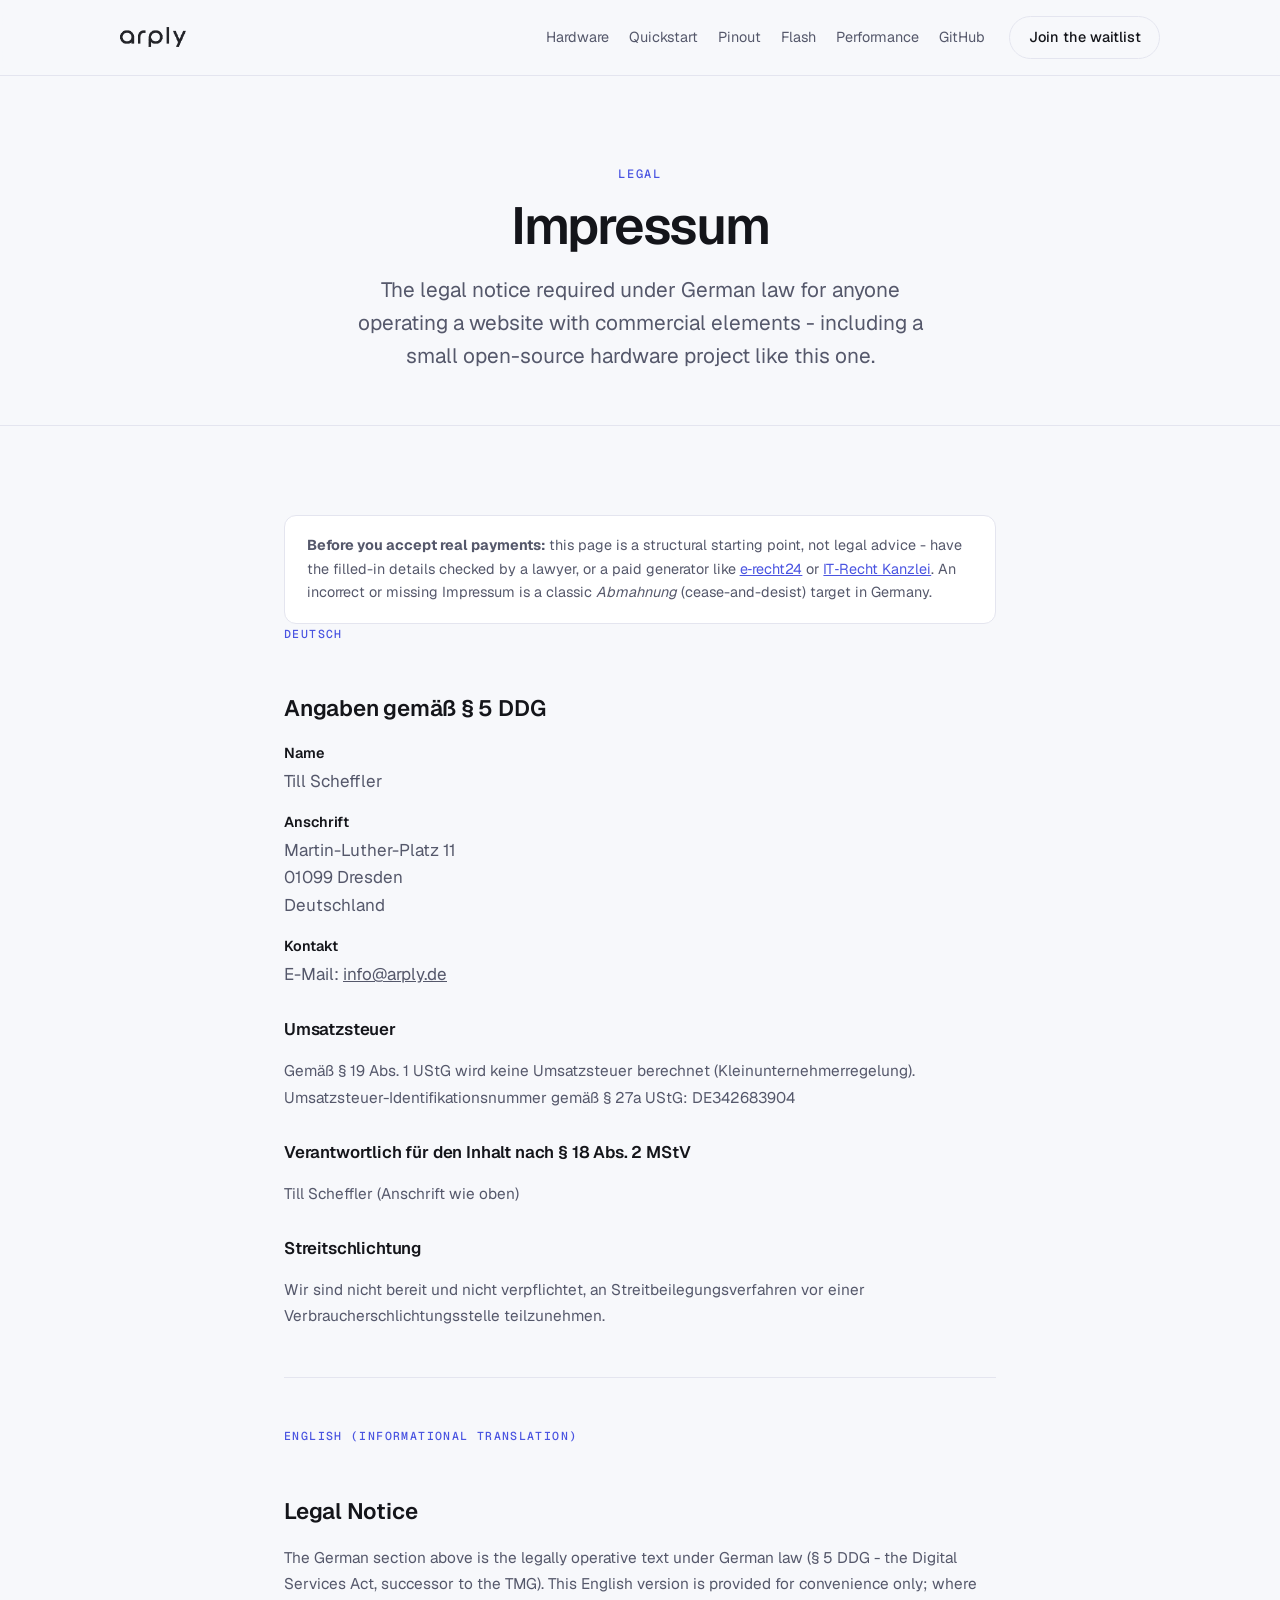
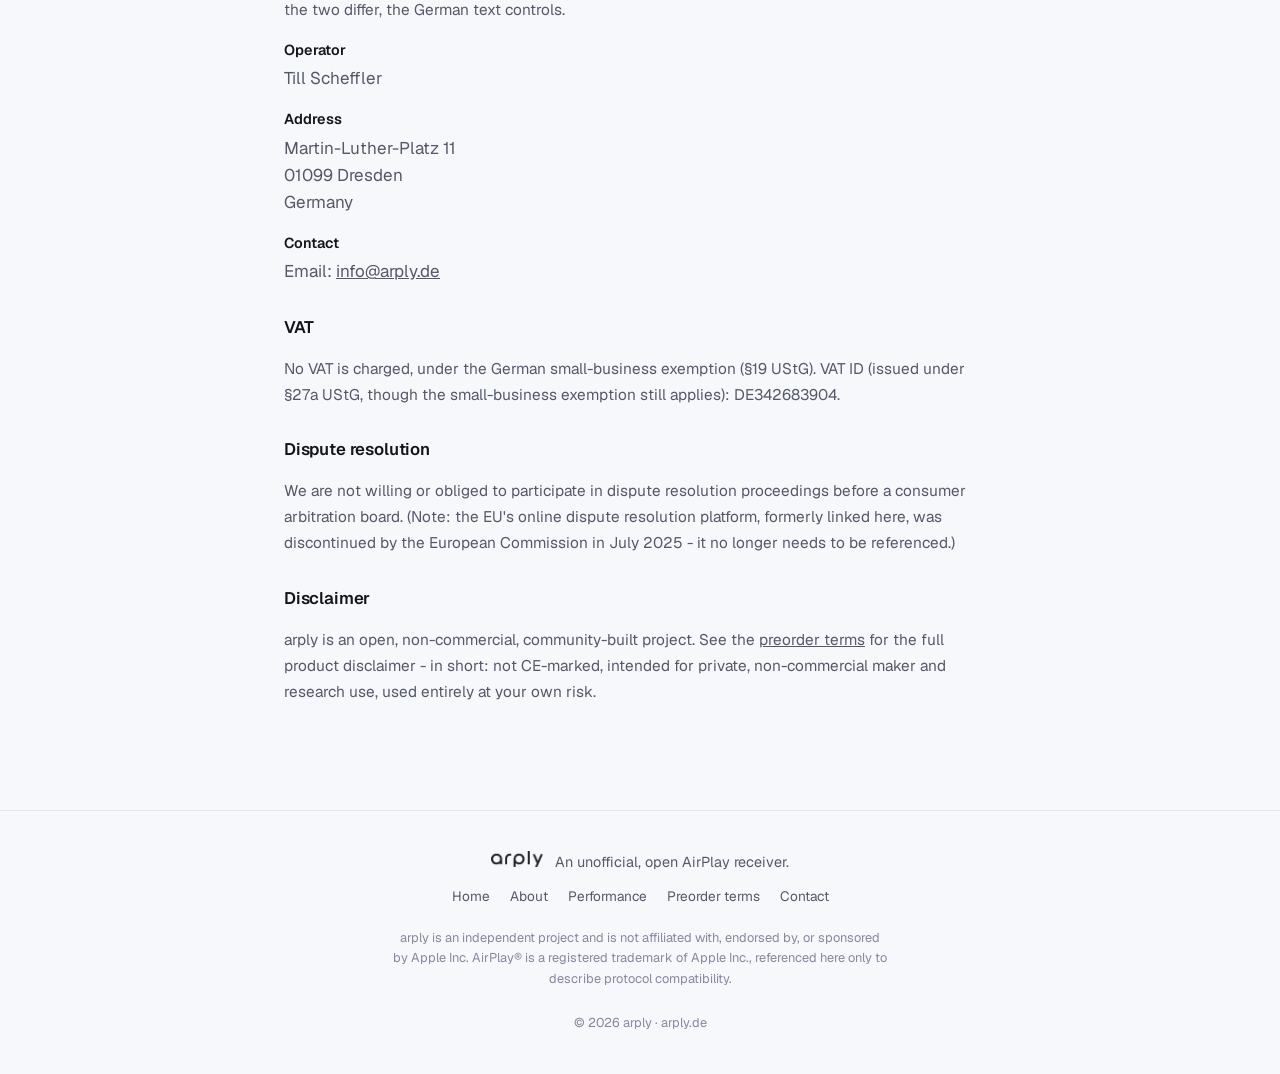
<file: impressum.html>
<!doctype html>
<html lang="en">
<head>
<meta charset="utf-8" />
<meta name="viewport" content="width=device-width, initial-scale=1" />
<title>Impressum (Legal Notice) - arply</title>
<meta name="description" content="Legal notice / Impressum for arply, required under German law (§5 DDG)." />
<meta name="theme-color" content="#f7f8fb" />
<meta name="robots" content="noindex" />
<link rel="icon" type="image/png" href="assets/favicon.png?v=3" />
<link rel="preload" href="fonts/geist-var.woff2" as="font" type="font/woff2" crossorigin="anonymous" />
<link rel="preload" href="fonts/geist-mono-var.woff2" as="font" type="font/woff2" crossorigin="anonymous" />
<link rel="stylesheet" href="css/style.css?v=3" />
</head>
<body>

<header class="site-header">
  <div class="wrap header-inner">
    <a class="wordmark" href="landing.html#top">
      <img class="wordmark-logo" src="assets/arply-logo.png" alt="arply" width="220" height="67" />
    </a>
    <div class="header-actions">
      <nav class="site-nav" id="site-nav">
        <a href="index.html#print-it-yourself">Hardware</a>
        <a href="index.html#quickstart">Quickstart</a>
        <a href="index.html#pinout">Pinout</a>
        <a href="index.html#flash">Flash</a>
        <a href="performance.html">Performance</a>
        <a href="https://github.com/arply/airplay-esp32-main" target="_blank" rel="noopener">GitHub</a>
      </nav>
      <a class="btn btn-ghost" href="landing.html#waitlist">Join the waitlist</a>
      <button class="nav-toggle" type="button" aria-controls="site-nav" aria-expanded="false" aria-label="Toggle menu">
        <span></span><span></span><span></span>
      </button>
    </div>
  </div>
</header>

<main id="top">

  <section class="hero wrap legal-hero">
    <p class="eyebrow">Legal</p>
    <h1 class="hero-title text-balance" style="font-size:clamp(2.25rem, 4vw + 1rem, 3.25rem);">Impressum</h1>
    <p class="hero-sub">The legal notice required under German law for anyone operating a website with commercial elements - including a small open-source hardware project like this one.</p>
  </section>

  <section class="section" data-reveal>
    <div class="wrap legal-content">

      <div class="callout">
        <strong>Before you accept real payments:</strong> this page is a structural starting point, not legal advice - have the filled-in details checked by a lawyer, or a paid generator like
        <a href="https://www.e-recht24.de/impressum-generator.html" target="_blank" rel="noopener">e‑recht24</a> or
        <a href="https://www.it-recht-kanzlei.de/impressum-generator.html" target="_blank" rel="noopener">IT‑Recht Kanzlei</a>.
        An incorrect or missing Impressum is a classic <em>Abmahnung</em> (cease-and-desist) target in Germany.
      </div>

      <p class="lang-label">Deutsch</p>
      <h2>Angaben gemäß § 5 DDG</h2>

      <dl>
        <dt>Name</dt>
        <dd>Till Scheffler</dd>

        <dt>Anschrift</dt>
        <dd>
          Martin-Luther-Platz 11<br />
          01099 Dresden<br />
          Deutschland
        </dd>

        <dt>Kontakt</dt>
        <dd>
          E-Mail: <a href="mailto:info@arply.de">info@arply.de</a>
        </dd>
      </dl>

      <h3>Umsatzsteuer</h3>
      <p>
        Gemäß § 19 Abs. 1 UStG wird keine Umsatzsteuer berechnet (Kleinunternehmerregelung).
        <br />
        Umsatzsteuer-Identifikationsnummer gemäß § 27a UStG: DE342683904
      </p>

      <h3>Verantwortlich für den Inhalt nach § 18 Abs. 2 MStV</h3>
      <p>Till Scheffler (Anschrift wie oben)</p>

      <h3>Streitschlichtung</h3>
      <p>Wir sind nicht bereit und nicht verpflichtet, an Streitbeilegungsverfahren vor einer Verbraucherschlichtungsstelle teilzunehmen.</p>

      <hr />

      <p class="lang-label">English (informational translation)</p>
      <h2>Legal Notice</h2>
      <p>The German section above is the legally operative text under German law (§ 5 DDG - the Digital Services Act, successor to the TMG). This English version is provided for convenience only; where the two differ, the German text controls.</p>

      <dl>
        <dt>Operator</dt>
        <dd>Till Scheffler</dd>

        <dt>Address</dt>
        <dd>
          Martin-Luther-Platz 11<br />
          01099 Dresden<br />
          Germany
        </dd>

        <dt>Contact</dt>
        <dd>Email: <a href="mailto:info@arply.de">info@arply.de</a></dd>
      </dl>

      <h3>VAT</h3>
      <p>No VAT is charged, under the German small-business exemption (§19 UStG). VAT ID (issued under §27a UStG, though the small-business exemption still applies): DE342683904.</p>

      <h3>Dispute resolution</h3>
      <p>We are not willing or obliged to participate in dispute resolution proceedings before a consumer arbitration board. (Note: the EU's online dispute resolution platform, formerly linked here, was discontinued by the European Commission in July 2025 - it no longer needs to be referenced.)</p>

      <h3>Disclaimer</h3>
      <p>arply is an open, non-commercial, community-built project. See the <a href="preorder-terms.html">preorder terms</a> for the full product disclaimer - in short: not CE-marked, intended for private, non-commercial maker and research use, used entirely at your own risk.</p>

    </div>
  </section>

</main>

<footer class="site-footer">
  <div class="wrap footer-inner">
    <div class="footer-brand">
      <span class="wordmark small">
        <img class="wordmark-logo" src="assets/arply-logo.png" alt="arply" width="220" height="67" />
      </span>
      <p class="footer-tagline">An unofficial, open AirPlay receiver.</p>
    </div>
    <nav class="footer-nav">
      <a href="index.html#top">Home</a>
      <a href="landing.html">About</a>
      <a href="performance.html">Performance</a>
      <a href="preorder-terms.html">Preorder terms</a>
      <a href="mailto:info@arply.de">Contact</a>
    </nav>
    <p class="footer-disclaimer">arply is an independent project and is not affiliated with, endorsed by, or sponsored by Apple Inc. AirPlay® is a registered trademark of Apple Inc., referenced here only to describe protocol compatibility.</p>
    <p class="footer-copy">© 2026 arply · arply.de</p>
  </div>
</footer>

<script src="js/main.js"></script>
</body>
</html>
</file>
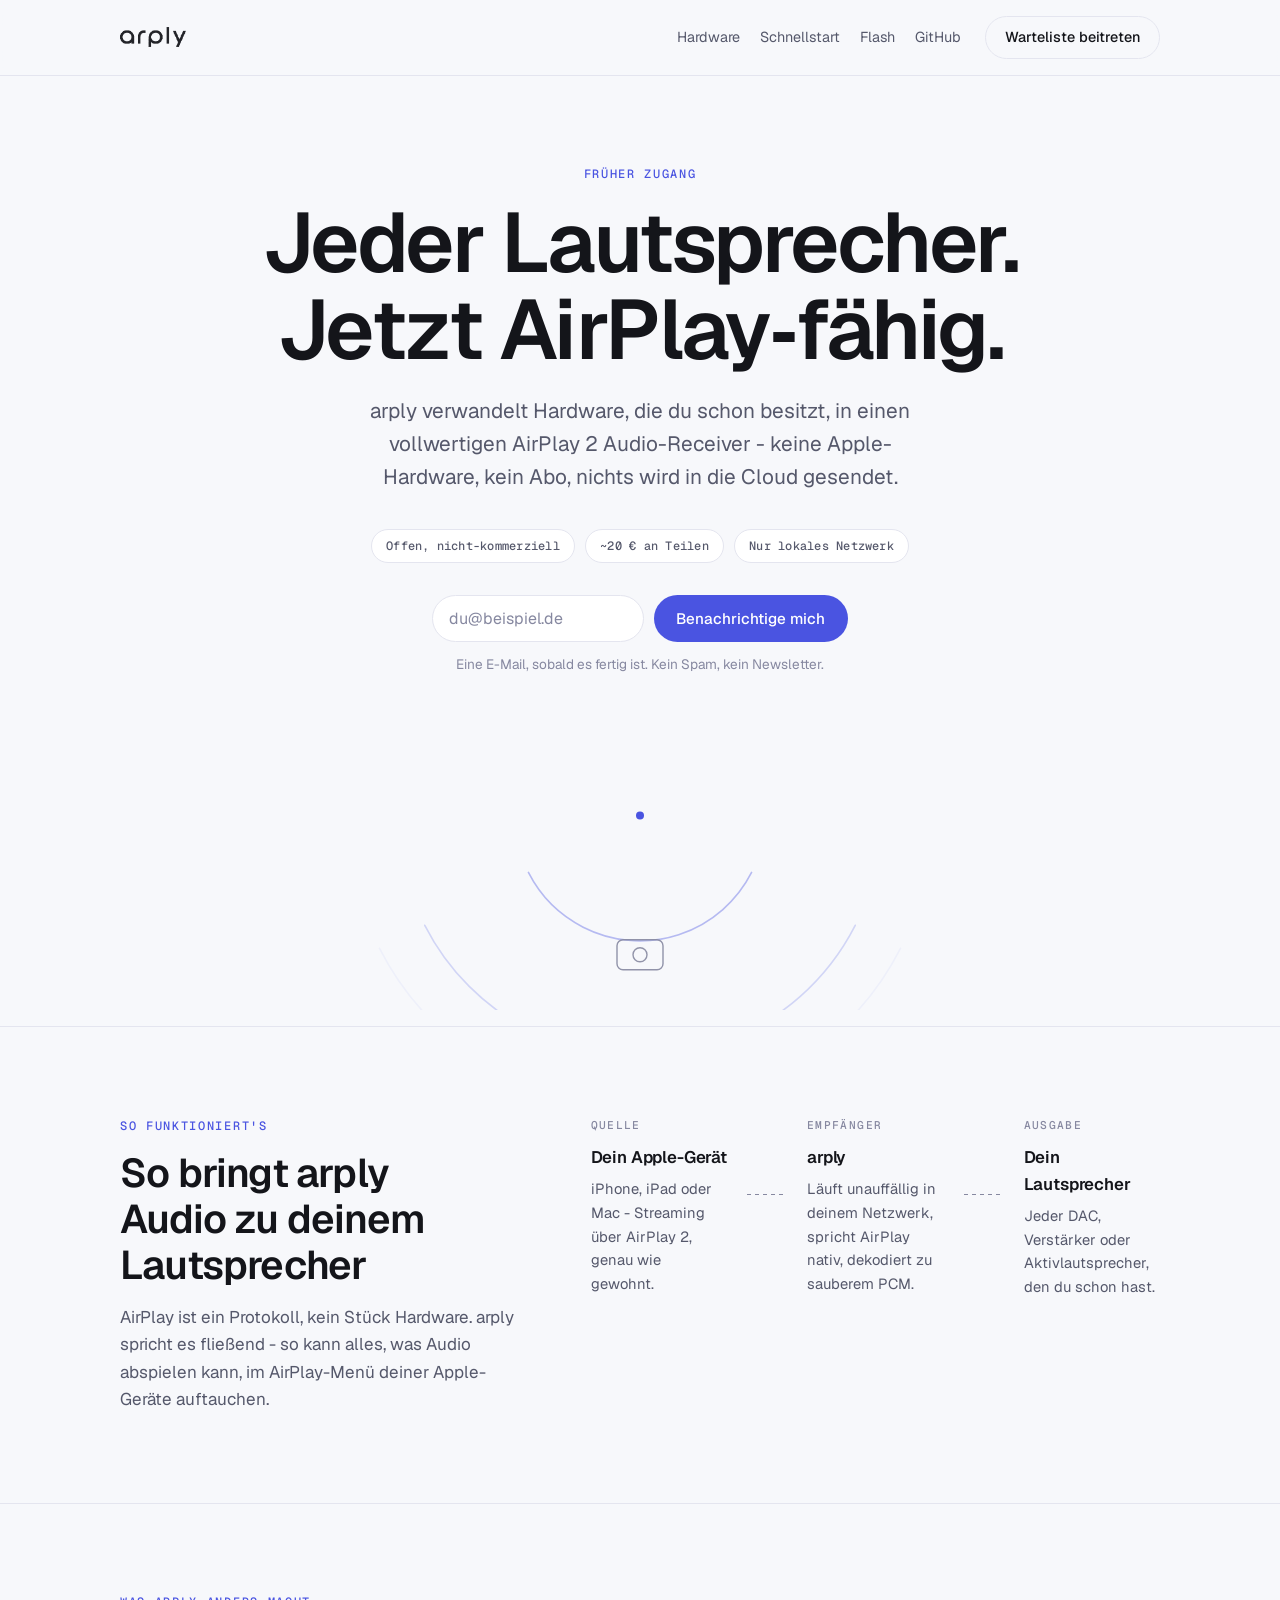
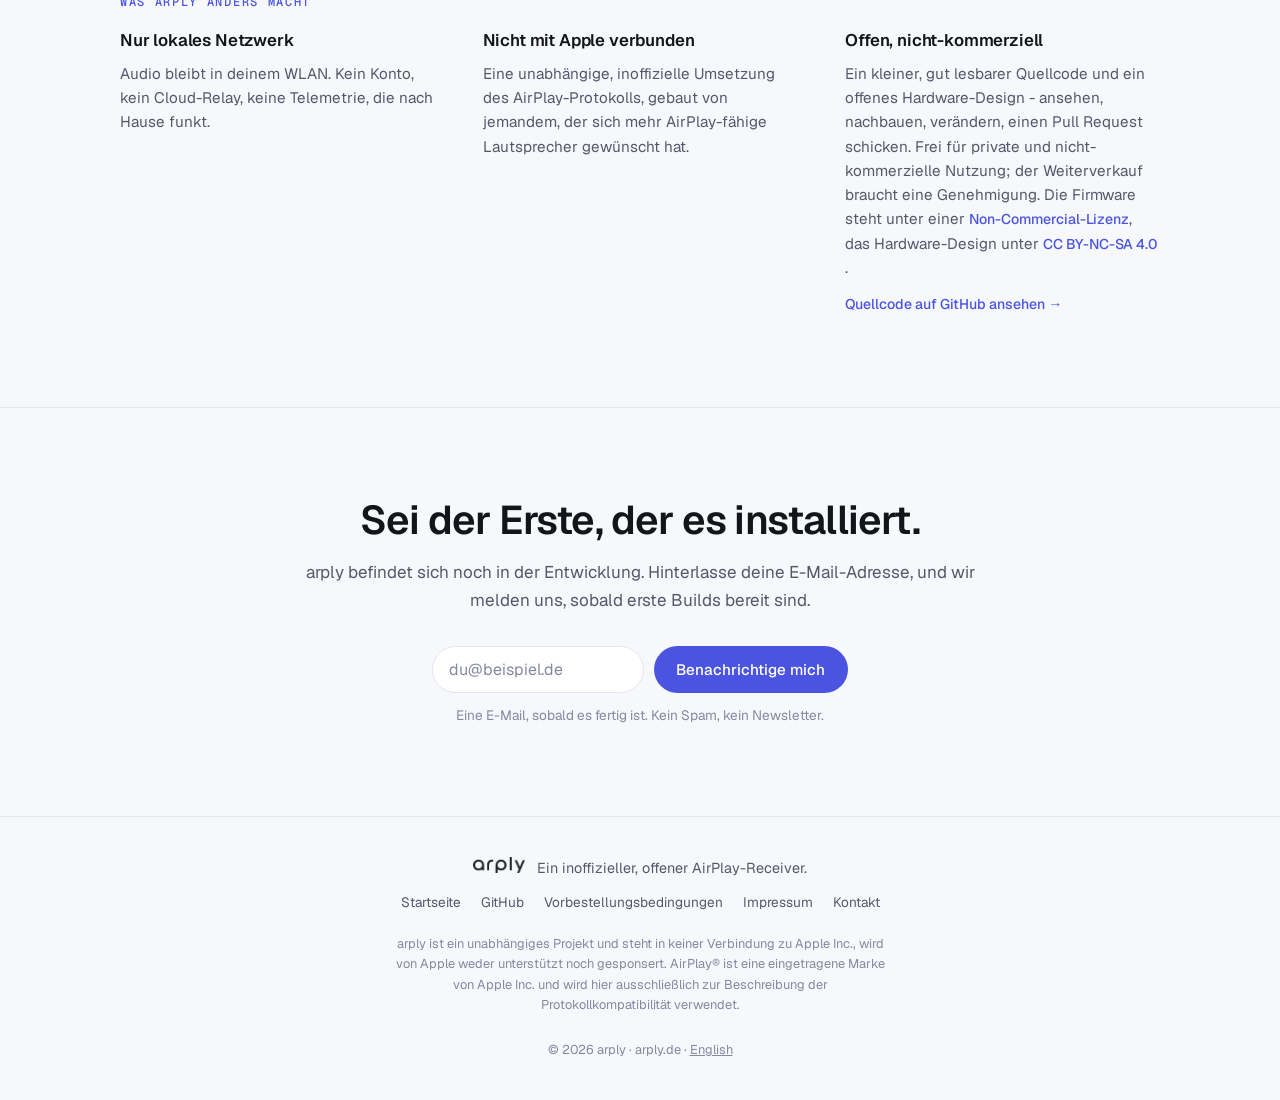
<file: landing.de.html>
<!doctype html>
<html lang="de">
<head>
<meta charset="utf-8" />
<meta name="viewport" content="width=device-width, initial-scale=1" />
<title>arply - der €20 Open-Source-AirPlay-2-Receiver</title>
<meta name="description" content="arply verwandelt Hardware, die du schon besitzt, in einen AirPlay 2 Audio-Receiver für etwa 20 € an Teilen. Offen, nicht-kommerzielle Lizenz, keine Apple-Hardware, kein Abo, nichts in der Cloud." />
<meta name="theme-color" content="#f7f8fb" />
<meta property="og:title" content="arply - der €20 Open-Source-AirPlay-2-Receiver" />
<meta property="og:description" content="Verwandle jeden Lautsprecher in ein AirPlay 2 Ziel für etwa 20 € an Teilen. Offen, nicht-kommerzielle Lizenz, nur lokales Netzwerk, nicht mit Apple verbunden." />
<meta property="og:type" content="website" />
<link rel="alternate" hreflang="en" href="https://arply.de/landing.html" />
<link rel="alternate" hreflang="de" href="https://arply.de/landing.de.html" />
<link rel="alternate" hreflang="x-default" href="https://arply.de/landing.html" />
<link rel="icon" type="image/png" href="assets/favicon.png?v=3" />
<link rel="preload" href="fonts/geist-var.woff2" as="font" type="font/woff2" crossorigin="anonymous" />
<link rel="preload" href="fonts/geist-mono-var.woff2" as="font" type="font/woff2" crossorigin="anonymous" />
<link rel="stylesheet" href="css/style.css?v=3" />
</head>
<body>

<header class="site-header">
  <div class="wrap header-inner">
    <a class="wordmark" href="#top">
      <img class="wordmark-logo" src="assets/arply-logo.png" alt="arply" width="220" height="67" />
    </a>
    <div class="header-actions">
      <nav class="site-nav" id="site-nav">
        <a href="index.de.html#print-it-yourself">Hardware</a>
        <a href="index.de.html#quickstart">Schnellstart</a>
        <a href="index.de.html#flash">Flash</a>
        <a href="https://github.com/arply/airplay-esp32-main" target="_blank" rel="noopener">GitHub</a>
      </nav>
      <a class="btn btn-ghost" href="#waitlist">Warteliste beitreten</a>
      <button class="nav-toggle" type="button" aria-controls="site-nav" aria-expanded="false" aria-label="Menü umschalten">
        <span></span><span></span><span></span>
      </button>
    </div>
  </div>
</header>

<main id="top">

  <section class="hero wrap">
    <p class="eyebrow">Früher Zugang</p>
    <h1 class="hero-title text-balance">Jeder Lautsprecher.<br />Jetzt AirPlay‑fähig.</h1>
    <p class="hero-sub">arply verwandelt Hardware, die du schon besitzt, in einen vollwertigen AirPlay&nbsp;2 Audio-Receiver - keine Apple-Hardware, kein Abo, nichts wird in die Cloud gesendet.</p>

    <ul class="badge-row" aria-label="Highlights">
      <li class="badge">Offen, nicht-kommerziell</li>
      <li class="badge">~20 € an Teilen</li>
      <li class="badge">Nur lokales Netzwerk</li>
    </ul>

    <form class="waitlist-form" novalidate>
      <label class="sr-only" for="email">E-Mail-Adresse</label>
      <input id="email" name="email" type="email" placeholder="du@beispiel.de" autocomplete="email" required />
      <button class="btn btn-primary" type="submit">Benachrichtige mich</button>
    </form>
    <p class="form-note" id="waitlistNote" aria-live="polite">Eine E-Mail, sobald es fertig ist. Kein Spam, kein Newsletter.</p>

    <div class="hero-visual" aria-hidden="true">
      <canvas id="broadcast" width="960" height="360"></canvas>
    </div>
  </section>

  <section class="section flow-section" data-reveal>
    <div class="wrap grid-asym">
      <div class="flow-intro">
        <p class="eyebrow">So funktioniert's</p>
        <h2 class="section-title text-balance">So bringt arply Audio zu deinem Lautsprecher</h2>
        <p class="section-text">AirPlay ist ein Protokoll, kein Stück Hardware. arply spricht es fließend - so kann alles, was Audio abspielen kann, im AirPlay-Menü deiner Apple-Geräte auftauchen.</p>
      </div>

      <div class="flow-diagram">
        <div class="flow-node">
          <span class="flow-index">Quelle</span>
          <h3>Dein Apple-Gerät</h3>
          <p>iPhone, iPad oder Mac - Streaming über AirPlay&nbsp;2, genau wie gewohnt.</p>
        </div>
        <div class="flow-connector" aria-hidden="true"></div>
        <div class="flow-node">
          <span class="flow-index">Empfänger</span>
          <h3>arply</h3>
          <p>Läuft unauffällig in deinem Netzwerk, spricht AirPlay nativ, dekodiert zu sauberem PCM.</p>
        </div>
        <div class="flow-connector" aria-hidden="true"></div>
        <div class="flow-node">
          <span class="flow-index">Ausgabe</span>
          <h3>Dein Lautsprecher</h3>
          <p>Jeder DAC, Verstärker oder Aktivlautsprecher, den du schon hast.</p>
        </div>
      </div>
    </div>
  </section>

  <section class="section trust-section" data-reveal>
    <div class="wrap">
      <p class="eyebrow">Was arply anders macht</p>
      <div class="trust-row">
        <div class="trust-item">
          <h3>Nur lokales Netzwerk</h3>
          <p>Audio bleibt in deinem WLAN. Kein Konto, kein Cloud-Relay, keine Telemetrie, die nach Hause funkt.</p>
        </div>
        <div class="trust-item">
          <h3>Nicht mit Apple verbunden</h3>
          <p>Eine unabhängige, inoffizielle Umsetzung des AirPlay-Protokolls, gebaut von jemandem, der sich mehr AirPlay-fähige Lautsprecher gewünscht hat.</p>
        </div>
        <div class="trust-item">
          <h3>Offen, nicht-kommerziell</h3>
          <p>Ein kleiner, gut lesbarer Quellcode und ein offenes Hardware-Design - ansehen, nachbauen, verändern, einen Pull Request schicken. Frei für private und nicht-kommerzielle Nutzung; der Weiterverkauf braucht eine Genehmigung. Die Firmware steht unter einer <a class="trust-link" href="https://github.com/arply/airplay-esp32-main/blob/main/LICENSE" target="_blank" rel="noopener">Non-Commercial-Lizenz</a>, das Hardware-Design unter <a class="trust-link" href="https://creativecommons.org/licenses/by-nc-sa/4.0/" target="_blank" rel="noopener">CC BY-NC-SA 4.0</a>.</p>
          <a class="trust-link" href="https://github.com/arply/airplay-esp32-main" target="_blank" rel="noopener">Quellcode auf GitHub ansehen →</a>
        </div>
      </div>
    </div>
  </section>

  <section class="section closing-section" id="waitlist" data-reveal>
    <div class="wrap closing-inner">
      <h2 class="section-title text-balance">Sei der Erste, der es installiert.</h2>
      <p class="section-text">arply befindet sich noch in der Entwicklung. Hinterlasse deine E-Mail-Adresse, und wir melden uns, sobald erste Builds bereit sind.</p>
      <form class="waitlist-form" data-waitlist-secondary novalidate>
        <label class="sr-only" for="email2">E-Mail-Adresse</label>
        <input id="email2" name="email" type="email" placeholder="du@beispiel.de" autocomplete="email" required />
        <button class="btn btn-primary" type="submit">Benachrichtige mich</button>
      </form>
      <p class="form-note" aria-live="polite">Eine E-Mail, sobald es fertig ist. Kein Spam, kein Newsletter.</p>
    </div>
  </section>

</main>

<footer class="site-footer">
  <div class="wrap footer-inner">
    <div class="footer-brand">
      <span class="wordmark small">
        <img class="wordmark-logo" src="assets/arply-logo.png" alt="arply" width="220" height="67" />
      </span>
      <p class="footer-tagline">Ein inoffizieller, offener AirPlay-Receiver.</p>
    </div>
    <nav class="footer-nav">
      <a href="index.de.html">Startseite</a>
      <a href="https://github.com/arply/airplay-esp32-main" target="_blank" rel="noopener">GitHub</a>
      <a href="preorder-terms.html">Vorbestellungsbedingungen</a>
      <a href="impressum.html">Impressum</a>
      <a href="mailto:info@arply.de">Kontakt</a>
    </nav>
    <p class="footer-disclaimer">arply ist ein unabhängiges Projekt und steht in keiner Verbindung zu Apple Inc., wird von Apple weder unterstützt noch gesponsert. AirPlay® ist eine eingetragene Marke von Apple Inc. und wird hier ausschließlich zur Beschreibung der Protokollkompatibilität verwendet.</p>
    <p class="footer-copy">© 2026 arply · arply.de · <a href="landing.html" hreflang="en">English</a></p>
  </div>
</footer>

<script src="js/main.js"></script>
</body>
</html>
</file>
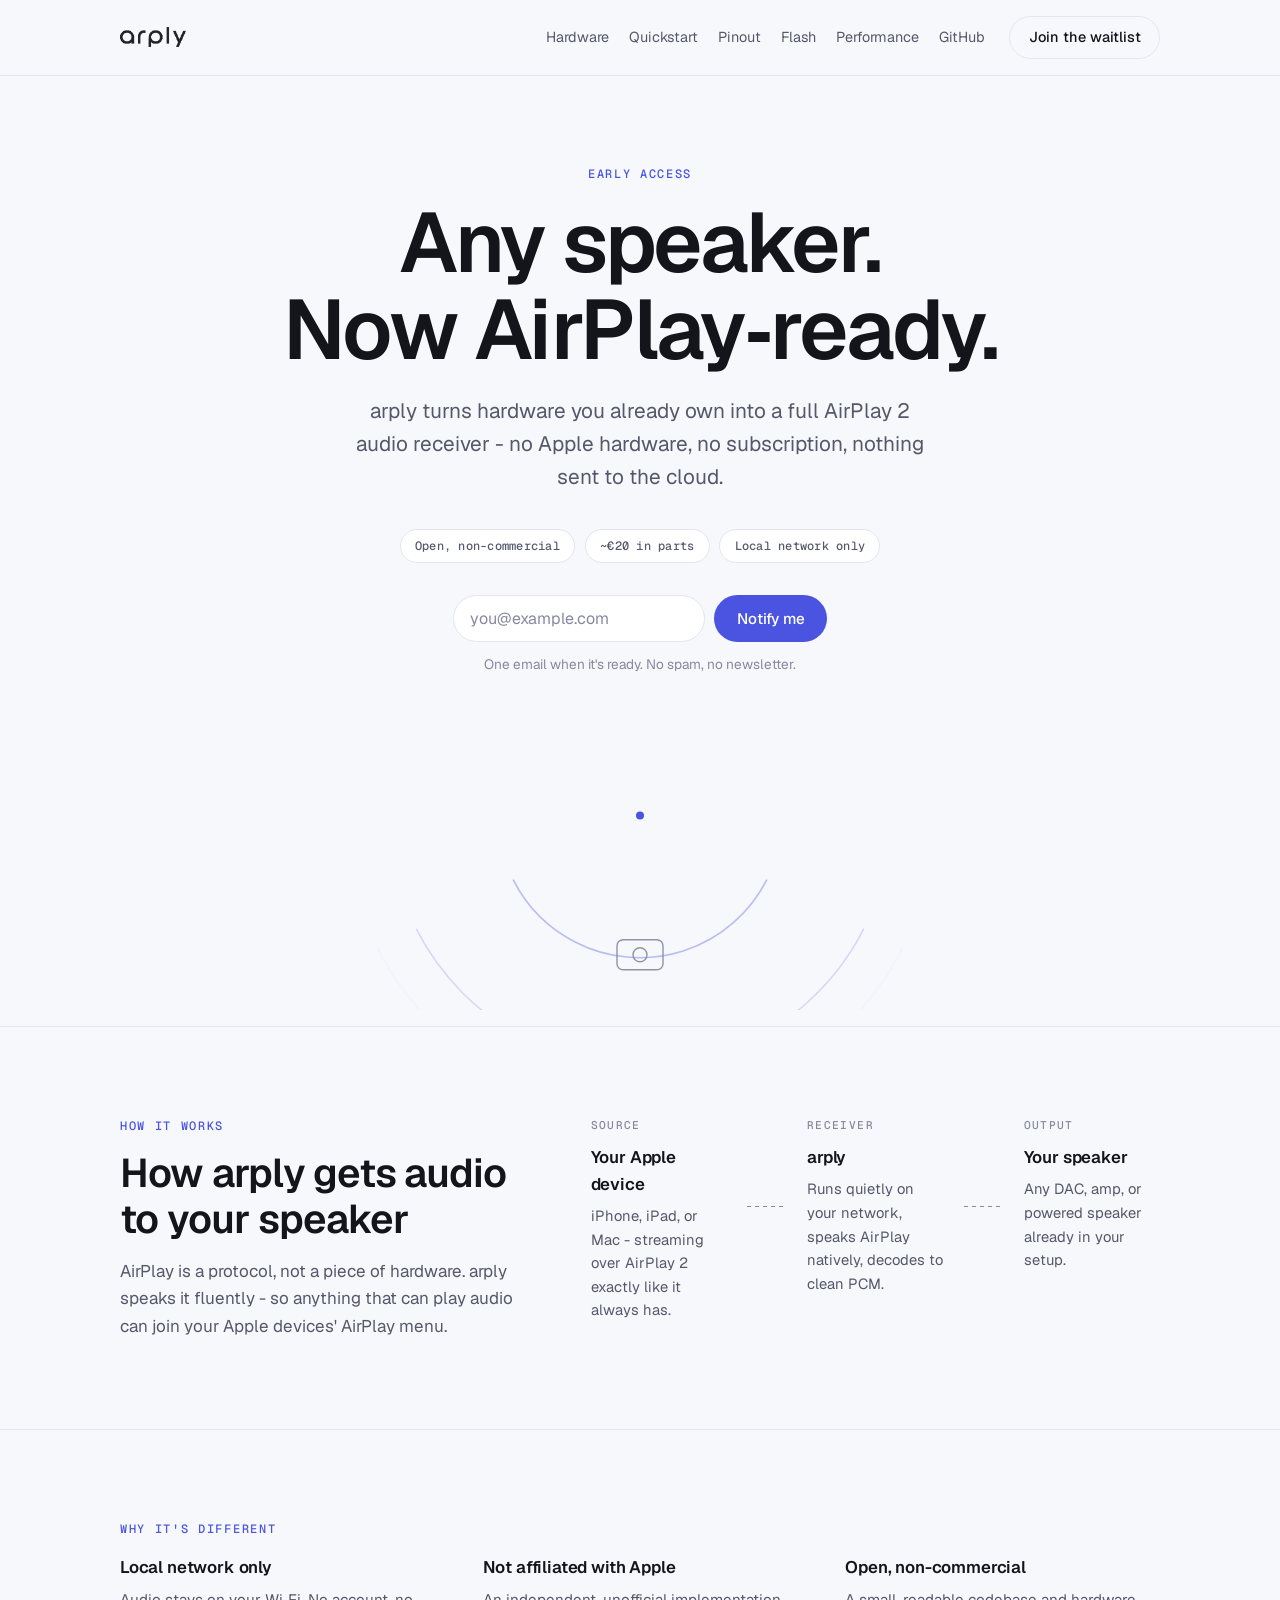
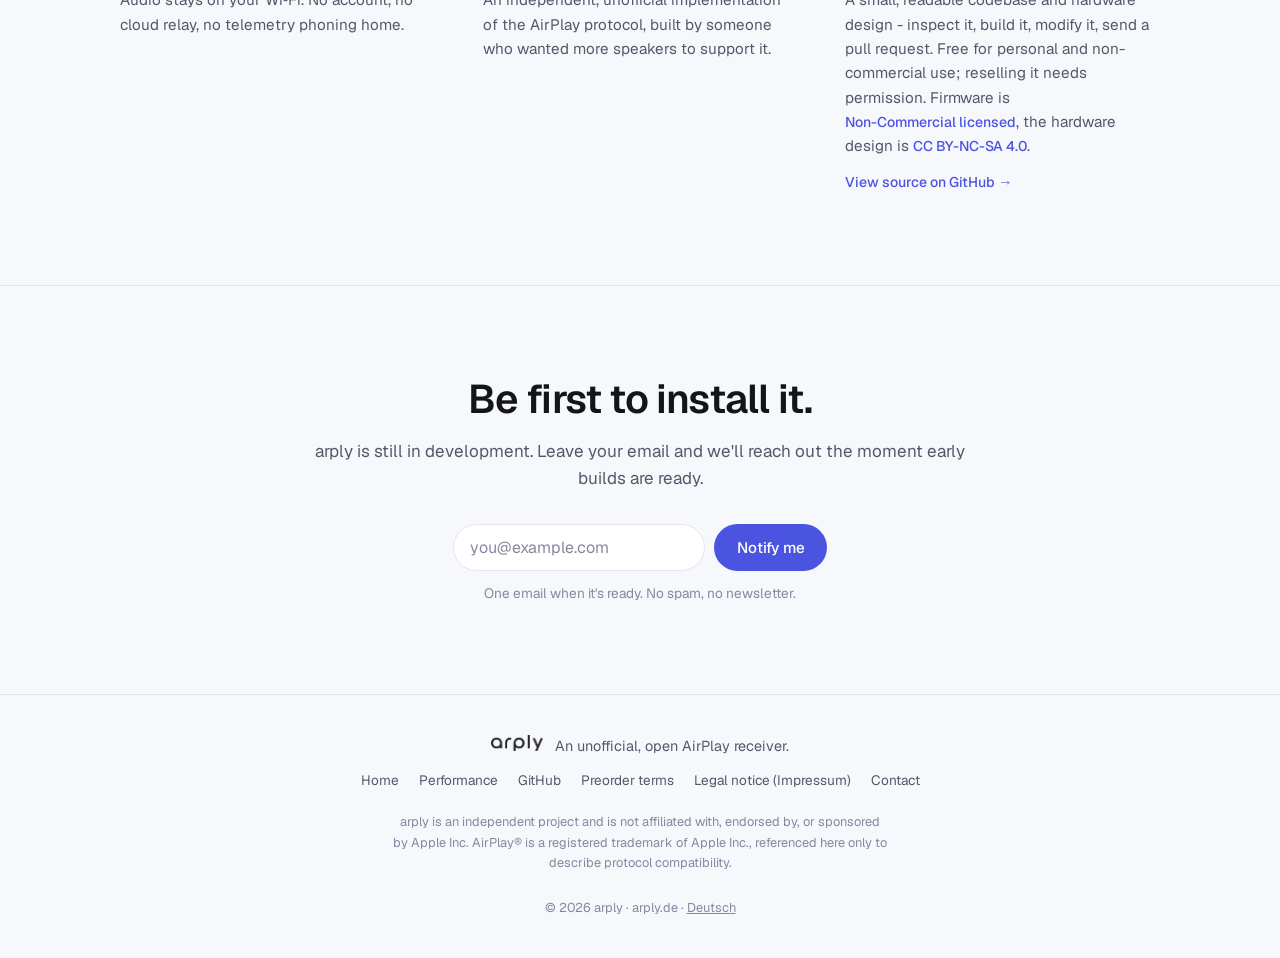
<file: landing.html>
<!doctype html>
<html lang="en">
<head>
<meta charset="utf-8" />
<meta name="viewport" content="width=device-width, initial-scale=1" />
<title>arply - the €20 open-source AirPlay 2 receiver</title>
<meta name="description" content="arply turns hardware you already own into an AirPlay 2 audio receiver for about €20 in parts. Open, non-commercial license, no Apple hardware, no subscription, nothing sent to the cloud." />
<meta name="theme-color" content="#f7f8fb" />
<meta property="og:title" content="arply - the €20 open-source AirPlay 2 receiver" />
<meta property="og:description" content="Turn any speaker into an AirPlay 2 target for about €20 in parts. Open, non-commercial license, local network only, not affiliated with Apple." />
<meta property="og:type" content="website" />
<link rel="alternate" hreflang="en" href="https://arply.de/landing.html" />
<link rel="alternate" hreflang="de" href="https://arply.de/landing.de.html" />
<link rel="alternate" hreflang="x-default" href="https://arply.de/landing.html" />
<link rel="icon" type="image/png" href="assets/favicon.png?v=3" />
<link rel="preload" href="fonts/geist-var.woff2" as="font" type="font/woff2" crossorigin="anonymous" />
<link rel="preload" href="fonts/geist-mono-var.woff2" as="font" type="font/woff2" crossorigin="anonymous" />
<link rel="stylesheet" href="css/style.css?v=3" />
</head>
<body>

<header class="site-header">
  <div class="wrap header-inner">
    <a class="wordmark" href="#top">
      <img class="wordmark-logo" src="assets/arply-logo.png" alt="arply" width="220" height="67" />
    </a>
    <div class="header-actions">
      <nav class="site-nav" id="site-nav">
        <a href="index.html#print-it-yourself">Hardware</a>
        <a href="index.html#quickstart">Quickstart</a>
        <a href="index.html#pinout">Pinout</a>
        <a href="index.html#flash">Flash</a>
        <a href="performance.html">Performance</a>
        <a href="https://github.com/arply/airplay-esp32-main" target="_blank" rel="noopener">GitHub</a>
      </nav>
      <a class="btn btn-ghost" href="#waitlist">Join the waitlist</a>
      <button class="nav-toggle" type="button" aria-controls="site-nav" aria-expanded="false" aria-label="Toggle menu">
        <span></span><span></span><span></span>
      </button>
    </div>
  </div>
</header>

<main id="top">

  <section class="hero wrap">
    <p class="eyebrow">Early access</p>
    <h1 class="hero-title text-balance">Any speaker.<br />Now AirPlay‑ready.</h1>
    <p class="hero-sub">arply turns hardware you already own into a full AirPlay&nbsp;2 audio receiver - no Apple hardware, no subscription, nothing sent to the cloud.</p>

    <ul class="badge-row" aria-label="Highlights">
      <li class="badge">Open, non-commercial</li>
      <li class="badge">~€20 in parts</li>
      <li class="badge">Local network only</li>
    </ul>

    <form class="waitlist-form" novalidate>
      <label class="sr-only" for="email">Email address</label>
      <input id="email" name="email" type="email" placeholder="you@example.com" autocomplete="email" required />
      <button class="btn btn-primary" type="submit">Notify me</button>
    </form>
    <p class="form-note" id="waitlistNote" aria-live="polite">One email when it's ready. No spam, no newsletter.</p>

    <div class="hero-visual" aria-hidden="true">
      <canvas id="broadcast" width="960" height="360"></canvas>
    </div>
  </section>

  <section class="section flow-section" data-reveal>
    <div class="wrap grid-asym">
      <div class="flow-intro">
        <p class="eyebrow">How it works</p>
        <h2 class="section-title text-balance">How arply gets audio to your speaker</h2>
        <p class="section-text">AirPlay is a protocol, not a piece of hardware. arply speaks it fluently - so anything that can play audio can join your Apple devices' AirPlay menu.</p>
      </div>

      <div class="flow-diagram">
        <div class="flow-node">
          <span class="flow-index">Source</span>
          <h3>Your Apple device</h3>
          <p>iPhone, iPad, or Mac - streaming over AirPlay&nbsp;2 exactly like it always has.</p>
        </div>
        <div class="flow-connector" aria-hidden="true"></div>
        <div class="flow-node">
          <span class="flow-index">Receiver</span>
          <h3>arply</h3>
          <p>Runs quietly on your network, speaks AirPlay natively, decodes to clean PCM.</p>
        </div>
        <div class="flow-connector" aria-hidden="true"></div>
        <div class="flow-node">
          <span class="flow-index">Output</span>
          <h3>Your speaker</h3>
          <p>Any DAC, amp, or powered speaker already in your setup.</p>
        </div>
      </div>
    </div>
  </section>

  <section class="section trust-section" data-reveal>
    <div class="wrap">
      <p class="eyebrow">Why it's different</p>
      <div class="trust-row">
        <div class="trust-item">
          <h3>Local network only</h3>
          <p>Audio stays on your Wi‑Fi. No account, no cloud relay, no telemetry phoning home.</p>
        </div>
        <div class="trust-item">
          <h3>Not affiliated with Apple</h3>
          <p>An independent, unofficial implementation of the AirPlay protocol, built by someone who wanted more speakers to support it.</p>
        </div>
        <div class="trust-item">
          <h3>Open, non-commercial</h3>
          <p>A small, readable codebase and hardware design - inspect it, build it, modify it, send a pull request. Free for personal and non-commercial use; reselling it needs permission. Firmware is <a class="trust-link" href="https://github.com/arply/airplay-esp32-main/blob/main/LICENSE" target="_blank" rel="noopener">Non-Commercial licensed</a>, the hardware design is <a class="trust-link" href="https://creativecommons.org/licenses/by-nc-sa/4.0/" target="_blank" rel="noopener">CC BY-NC-SA 4.0</a>.</p>
          <a class="trust-link" href="https://github.com/arply/airplay-esp32-main" target="_blank" rel="noopener">View source on GitHub →</a>
        </div>
      </div>
    </div>
  </section>

  <section class="section closing-section" id="waitlist" data-reveal>
    <div class="wrap closing-inner">
      <h2 class="section-title text-balance">Be first to install it.</h2>
      <p class="section-text">arply is still in development. Leave your email and we'll reach out the moment early builds are ready.</p>
      <form class="waitlist-form" data-waitlist-secondary novalidate>
        <label class="sr-only" for="email2">Email address</label>
        <input id="email2" name="email" type="email" placeholder="you@example.com" autocomplete="email" required />
        <button class="btn btn-primary" type="submit">Notify me</button>
      </form>
      <p class="form-note" aria-live="polite">One email when it's ready. No spam, no newsletter.</p>
    </div>
  </section>

</main>

<footer class="site-footer">
  <div class="wrap footer-inner">
    <div class="footer-brand">
      <span class="wordmark small">
        <img class="wordmark-logo" src="assets/arply-logo.png" alt="arply" width="220" height="67" />
      </span>
      <p class="footer-tagline">An unofficial, open AirPlay receiver.</p>
    </div>
    <nav class="footer-nav">
      <a href="index.html">Home</a>
      <a href="performance.html">Performance</a>
      <a href="https://github.com/arply/airplay-esp32-main" target="_blank" rel="noopener">GitHub</a>
      <a href="preorder-terms.html">Preorder terms</a>
      <a href="impressum.html">Legal notice (Impressum)</a>
      <a href="mailto:info@arply.de">Contact</a>
    </nav>
    <p class="footer-disclaimer">arply is an independent project and is not affiliated with, endorsed by, or sponsored by Apple Inc. AirPlay® is a registered trademark of Apple Inc., referenced here only to describe protocol compatibility.</p>
    <p class="footer-copy">© 2026 arply · arply.de · <a href="landing.de.html" hreflang="de">Deutsch</a></p>
  </div>
</footer>

<script src="js/main.js"></script>
</body>
</html>
</file>
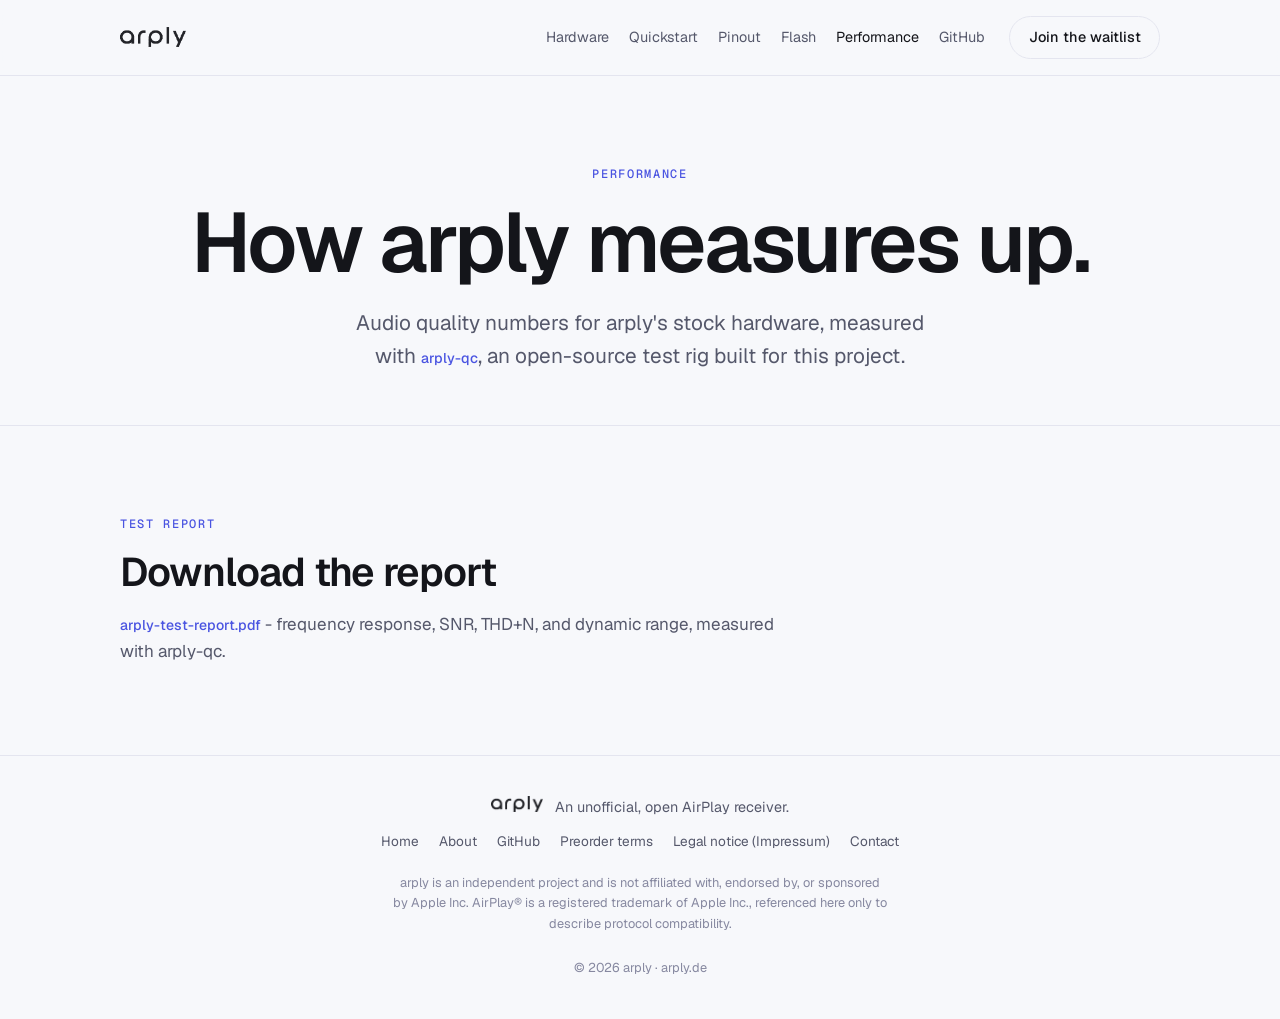
<file: performance.html>
<!doctype html>
<html lang="en">
<head>
<meta charset="utf-8" />
<meta name="viewport" content="width=device-width, initial-scale=1" />
<title>Performance - arply</title>
<meta name="description" content="Measured audio performance of arply's hardware, tested with arply-qc." />
<meta name="theme-color" content="#f7f8fb" />
<meta property="og:title" content="Performance - arply" />
<meta property="og:description" content="Measured audio performance of arply's hardware, tested with arply-qc." />
<meta property="og:type" content="website" />
<link rel="icon" type="image/png" href="assets/favicon.png?v=3" />
<link rel="preload" href="fonts/geist-var.woff2" as="font" type="font/woff2" crossorigin="anonymous" />
<link rel="preload" href="fonts/geist-mono-var.woff2" as="font" type="font/woff2" crossorigin="anonymous" />
<link rel="stylesheet" href="css/style.css?v=3" />
</head>
<body>

<header class="site-header">
  <div class="wrap header-inner">
    <a class="wordmark" href="landing.html#top">
      <img class="wordmark-logo" src="assets/arply-logo.png" alt="arply" width="220" height="67" />
    </a>
    <div class="header-actions">
      <nav class="site-nav" id="site-nav">
        <a href="index.html#print-it-yourself">Hardware</a>
        <a href="index.html#quickstart">Quickstart</a>
        <a href="index.html#pinout">Pinout</a>
        <a href="index.html#flash">Flash</a>
        <a href="performance.html" aria-current="page">Performance</a>
        <a href="https://github.com/arply/airplay-esp32-main" target="_blank" rel="noopener">GitHub</a>
      </nav>
      <a class="btn btn-ghost" href="landing.html#waitlist">Join the waitlist</a>
      <button class="nav-toggle" type="button" aria-controls="site-nav" aria-expanded="false" aria-label="Toggle menu">
        <span></span><span></span><span></span>
      </button>
    </div>
  </div>
</header>

<main id="top">

  <section class="hero wrap">
    <p class="eyebrow">Performance</p>
    <h1 class="hero-title text-balance">How arply measures up.</h1>
    <p class="hero-sub">Audio quality numbers for arply's stock hardware, measured with <a class="trust-link" href="https://github.com/arply/arply-qc" target="_blank" rel="noopener">arply-qc</a>, an open-source test rig built for this project.</p>
  </section>

  <section class="section" data-reveal>
    <div class="wrap">
      <p class="eyebrow">Test report</p>
      <h2 class="section-title text-balance">Download the report</h2>
      <p class="section-text"><a class="trust-link" href="assets/performance/arply-test-report.pdf" target="_blank" rel="noopener">arply-test-report.pdf</a> - frequency response, SNR, THD+N, and dynamic range, measured with arply-qc.</p>
      <!-- TODO: add the real PDF at assets/performance/arply-test-report.pdf -->
    </div>
  </section>

</main>

<footer class="site-footer">
  <div class="wrap footer-inner">
    <div class="footer-brand">
      <span class="wordmark small">
        <img class="wordmark-logo" src="assets/arply-logo.png" alt="arply" width="220" height="67" />
      </span>
      <p class="footer-tagline">An unofficial, open AirPlay receiver.</p>
    </div>
    <nav class="footer-nav">
      <a href="index.html#top">Home</a>
      <a href="landing.html">About</a>
      <a href="https://github.com/arply/airplay-esp32-main" target="_blank" rel="noopener">GitHub</a>
      <a href="preorder-terms.html">Preorder terms</a>
      <a href="impressum.html">Legal notice (Impressum)</a>
      <a href="mailto:info@arply.de">Contact</a>
    </nav>
    <p class="footer-disclaimer">arply is an independent project and is not affiliated with, endorsed by, or sponsored by Apple Inc. AirPlay® is a registered trademark of Apple Inc., referenced here only to describe protocol compatibility.</p>
    <p class="footer-copy">© 2026 arply · arply.de</p>
  </div>
</footer>

<script src="js/main.js"></script>
</body>
</html>
</file>
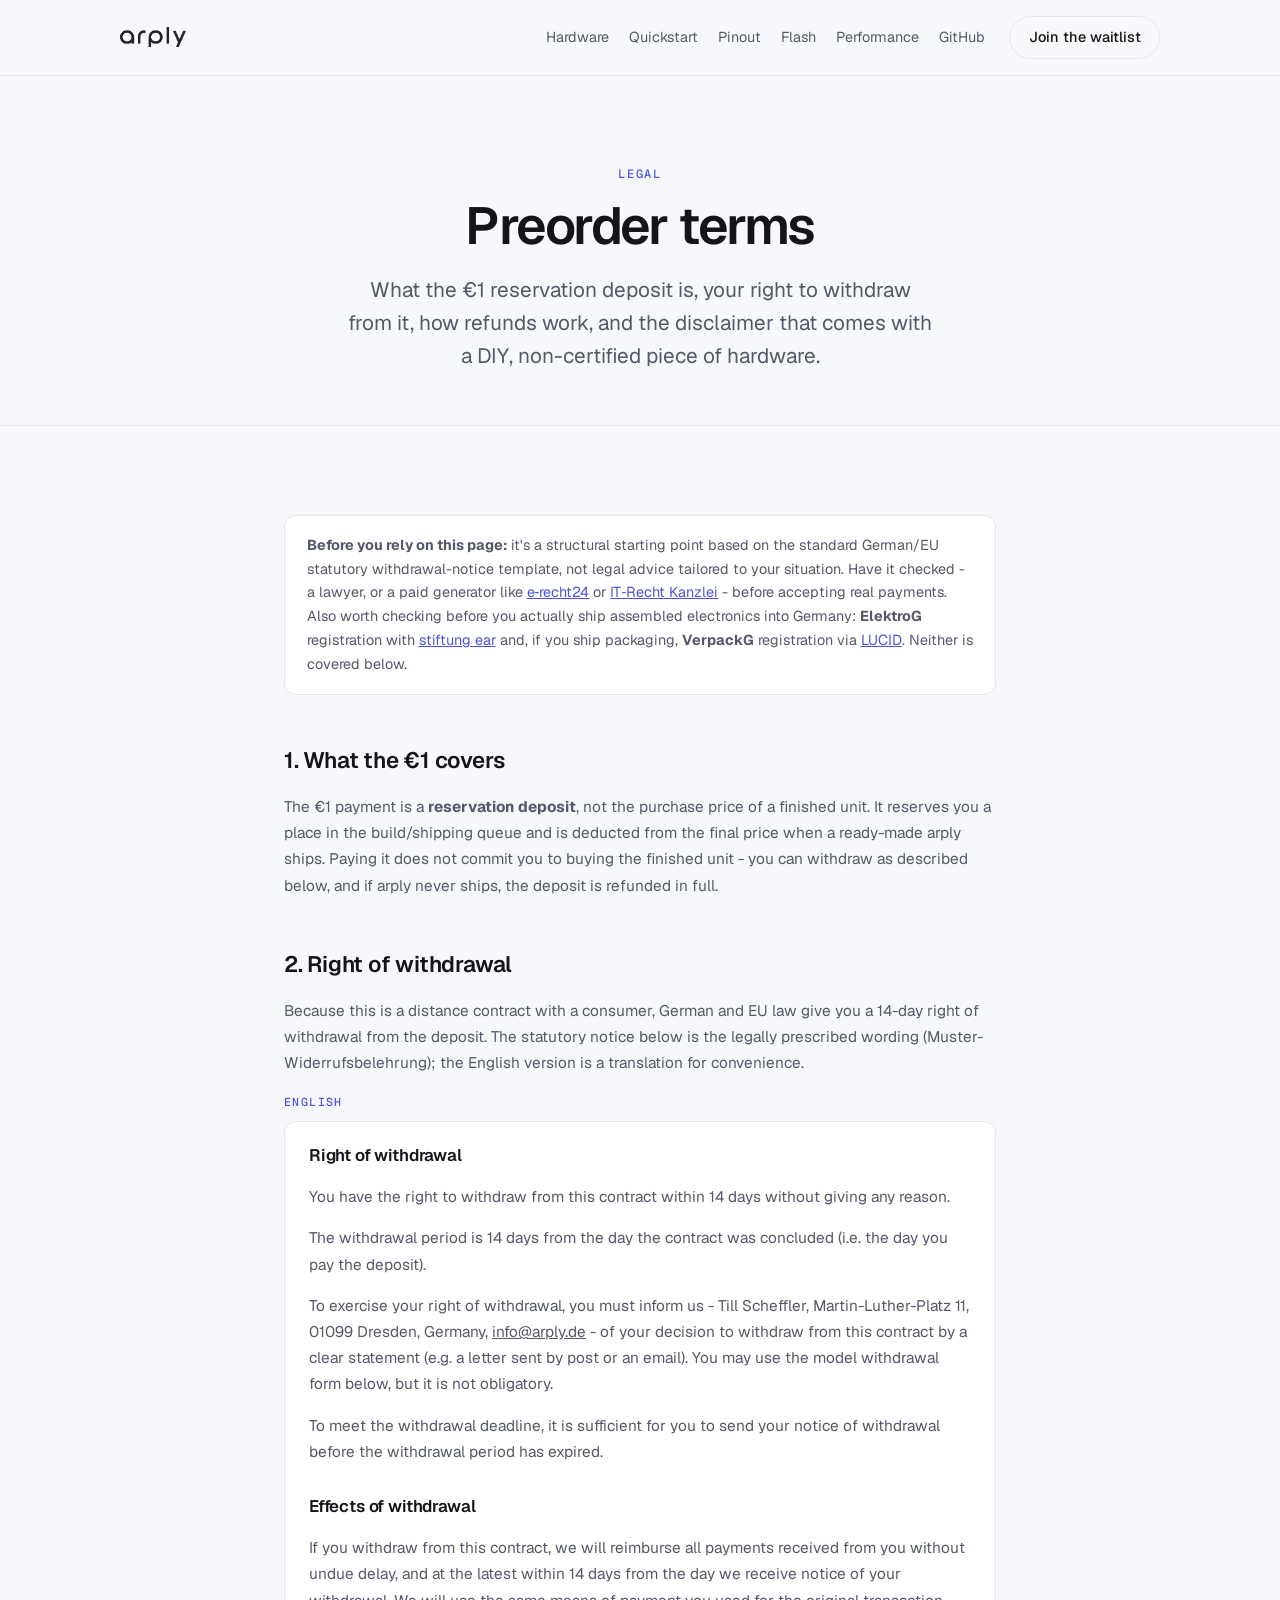
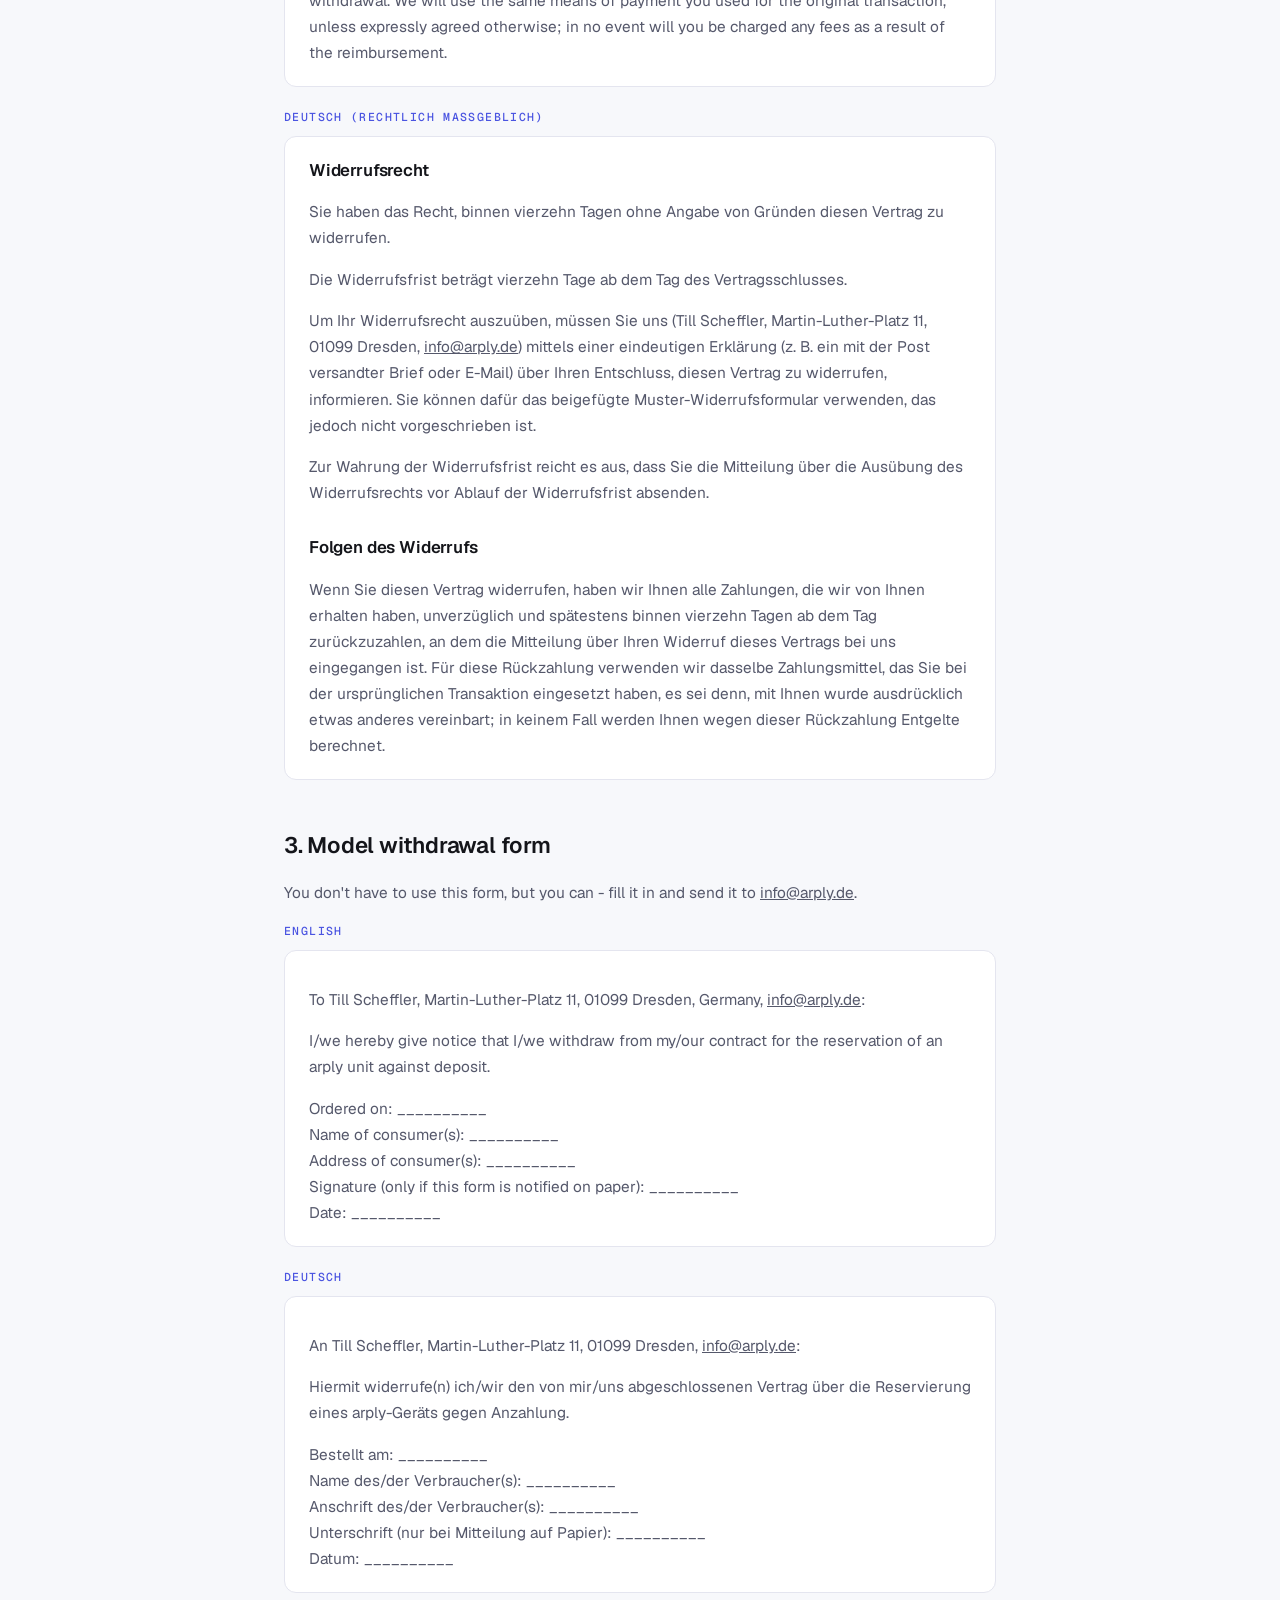
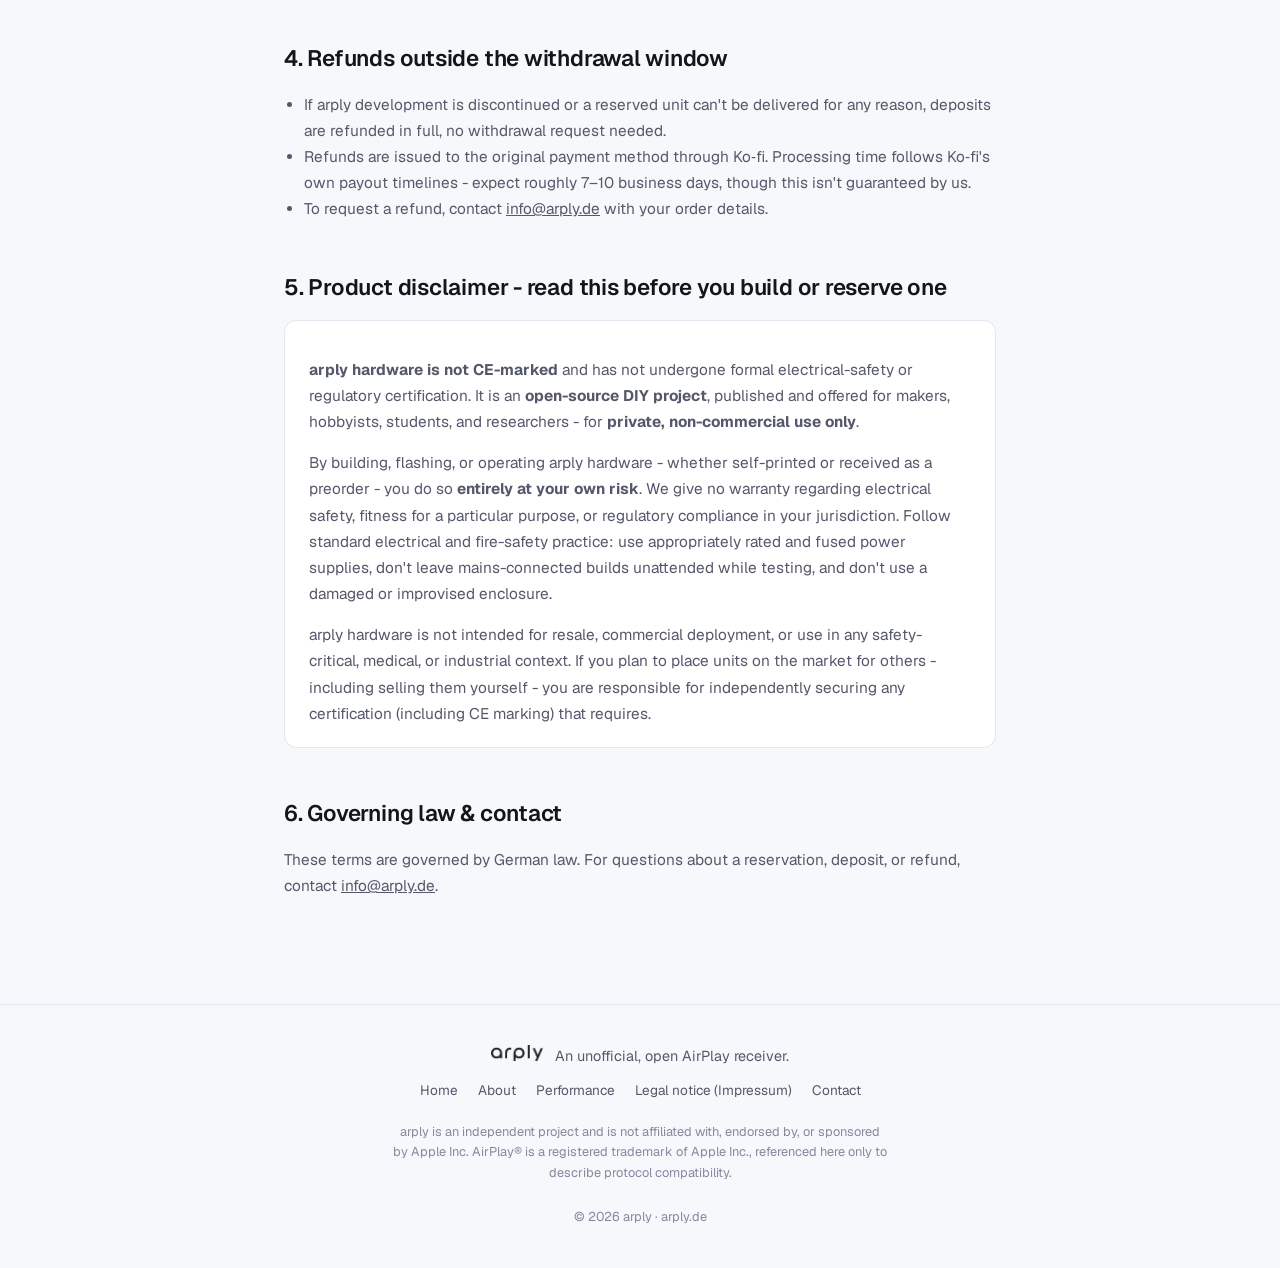
<file: preorder-terms.html>
<!doctype html>
<html lang="en">
<head>
<meta charset="utf-8" />
<meta name="viewport" content="width=device-width, initial-scale=1" />
<title>Preorder Terms - arply</title>
<meta name="description" content="Terms for arply's €1 reservation deposit: right of withdrawal, refunds, and the product disclaimer." />
<meta name="theme-color" content="#f7f8fb" />
<meta name="robots" content="noindex" />
<link rel="icon" type="image/png" href="assets/favicon.png?v=3" />
<link rel="preload" href="fonts/geist-var.woff2" as="font" type="font/woff2" crossorigin="anonymous" />
<link rel="preload" href="fonts/geist-mono-var.woff2" as="font" type="font/woff2" crossorigin="anonymous" />
<link rel="stylesheet" href="css/style.css?v=3" />
</head>
<body>

<header class="site-header">
  <div class="wrap header-inner">
    <a class="wordmark" href="landing.html#top">
      <img class="wordmark-logo" src="assets/arply-logo.png" alt="arply" width="220" height="67" />
    </a>
    <div class="header-actions">
      <nav class="site-nav" id="site-nav">
        <a href="index.html#print-it-yourself">Hardware</a>
        <a href="index.html#quickstart">Quickstart</a>
        <a href="index.html#pinout">Pinout</a>
        <a href="index.html#flash">Flash</a>
        <a href="performance.html">Performance</a>
        <a href="https://github.com/arply/airplay-esp32-main" target="_blank" rel="noopener">GitHub</a>
      </nav>
      <a class="btn btn-ghost" href="landing.html#waitlist">Join the waitlist</a>
      <button class="nav-toggle" type="button" aria-controls="site-nav" aria-expanded="false" aria-label="Toggle menu">
        <span></span><span></span><span></span>
      </button>
    </div>
  </div>
</header>

<main id="top">

  <section class="hero wrap legal-hero">
    <p class="eyebrow">Legal</p>
    <h1 class="hero-title text-balance" style="font-size:clamp(2.25rem, 4vw + 1rem, 3.25rem);">Preorder terms</h1>
    <p class="hero-sub">What the €1 reservation deposit is, your right to withdraw from it, how refunds work, and the disclaimer that comes with a DIY, non-certified piece of hardware.</p>
  </section>

  <section class="section" data-reveal>
    <div class="wrap legal-content">

      <div class="callout">
        <strong>Before you rely on this page:</strong> it's a structural starting point based on the standard German/EU statutory withdrawal-notice template, not legal advice tailored to your situation. Have it checked - a lawyer, or a paid generator like
        <a href="https://www.e-recht24.de/" target="_blank" rel="noopener">e‑recht24</a> or
        <a href="https://www.it-recht-kanzlei.de/" target="_blank" rel="noopener">IT‑Recht Kanzlei</a>
        - before accepting real payments. Also worth checking before you actually ship assembled electronics into Germany: <strong>ElektroG</strong> registration with
        <a href="https://www.stiftung-ear.de/" target="_blank" rel="noopener">stiftung ear</a> and, if you ship packaging, <strong>VerpackG</strong> registration via
        <a href="https://www.lucid.verpackungsregister.org/" target="_blank" rel="noopener">LUCID</a>. Neither is covered below.
      </div>

      <h2>1. What the €1 covers</h2>
      <p>The €1 payment is a <strong>reservation deposit</strong>, not the purchase price of a finished unit. It reserves you a place in the build/shipping queue and is deducted from the final price when a ready-made arply ships. Paying it does not commit you to buying the finished unit - you can withdraw as described below, and if arply never ships, the deposit is refunded in full.</p>

      <h2>2. Right of withdrawal</h2>
      <p>Because this is a distance contract with a consumer, German and EU law give you a 14-day right of withdrawal from the deposit. The statutory notice below is the legally prescribed wording (Muster-Widerrufsbelehrung); the English version is a translation for convenience.</p>

      <p class="lang-label">English</p>
      <div class="statute-block">
        <h3 style="margin-top:0;">Right of withdrawal</h3>
        <p>You have the right to withdraw from this contract within 14 days without giving any reason.</p>
        <p>The withdrawal period is 14 days from the day the contract was concluded (i.e. the day you pay the deposit).</p>
        <p>To exercise your right of withdrawal, you must inform us - Till Scheffler, Martin-Luther-Platz 11, 01099 Dresden, Germany, <a href="mailto:info@arply.de">info@arply.de</a> - of your decision to withdraw from this contract by a clear statement (e.g. a letter sent by post or an email). You may use the model withdrawal form below, but it is not obligatory.</p>
        <p>To meet the withdrawal deadline, it is sufficient for you to send your notice of withdrawal before the withdrawal period has expired.</p>
        <h3>Effects of withdrawal</h3>
        <p>If you withdraw from this contract, we will reimburse all payments received from you without undue delay, and at the latest within 14 days from the day we receive notice of your withdrawal. We will use the same means of payment you used for the original transaction, unless expressly agreed otherwise; in no event will you be charged any fees as a result of the reimbursement.</p>
      </div>

      <p class="lang-label">Deutsch (rechtlich maßgeblich)</p>
      <div class="statute-block">
        <h3 style="margin-top:0;">Widerrufsrecht</h3>
        <p>Sie haben das Recht, binnen vierzehn Tagen ohne Angabe von Gründen diesen Vertrag zu widerrufen.</p>
        <p>Die Widerrufsfrist beträgt vierzehn Tage ab dem Tag des Vertragsschlusses.</p>
        <p>Um Ihr Widerrufsrecht auszuüben, müssen Sie uns (Till Scheffler, Martin-Luther-Platz 11, 01099 Dresden, <a href="mailto:info@arply.de">info@arply.de</a>) mittels einer eindeutigen Erklärung (z. B. ein mit der Post versandter Brief oder E-Mail) über Ihren Entschluss, diesen Vertrag zu widerrufen, informieren. Sie können dafür das beigefügte Muster-Widerrufsformular verwenden, das jedoch nicht vorgeschrieben ist.</p>
        <p>Zur Wahrung der Widerrufsfrist reicht es aus, dass Sie die Mitteilung über die Ausübung des Widerrufsrechts vor Ablauf der Widerrufsfrist absenden.</p>
        <h3>Folgen des Widerrufs</h3>
        <p>Wenn Sie diesen Vertrag widerrufen, haben wir Ihnen alle Zahlungen, die wir von Ihnen erhalten haben, unverzüglich und spätestens binnen vierzehn Tagen ab dem Tag zurückzuzahlen, an dem die Mitteilung über Ihren Widerruf dieses Vertrags bei uns eingegangen ist. Für diese Rückzahlung verwenden wir dasselbe Zahlungsmittel, das Sie bei der ursprünglichen Transaktion eingesetzt haben, es sei denn, mit Ihnen wurde ausdrücklich etwas anderes vereinbart; in keinem Fall werden Ihnen wegen dieser Rückzahlung Entgelte berechnet.</p>
      </div>

      <h2>3. Model withdrawal form</h2>
      <p>You don't have to use this form, but you can - fill it in and send it to <a href="mailto:info@arply.de">info@arply.de</a>.</p>

      <p class="lang-label">English</p>
      <div class="statute-block">
        <p>To Till Scheffler, Martin-Luther-Platz 11, 01099 Dresden, Germany, <a href="mailto:info@arply.de">info@arply.de</a>:</p>
        <p>I/we hereby give notice that I/we withdraw from my/our contract for the reservation of an arply unit against deposit.</p>
        <p>Ordered on: __________<br />Name of consumer(s): __________<br />Address of consumer(s): __________<br />Signature (only if this form is notified on paper): __________<br />Date: __________</p>
      </div>

      <p class="lang-label">Deutsch</p>
      <div class="statute-block">
        <p>An Till Scheffler, Martin-Luther-Platz 11, 01099 Dresden, <a href="mailto:info@arply.de">info@arply.de</a>:</p>
        <p>Hiermit widerrufe(n) ich/wir den von mir/uns abgeschlossenen Vertrag über die Reservierung eines arply-Geräts gegen Anzahlung.</p>
        <p>Bestellt am: __________<br />Name des/der Verbraucher(s): __________<br />Anschrift des/der Verbraucher(s): __________<br />Unterschrift (nur bei Mitteilung auf Papier): __________<br />Datum: __________</p>
      </div>

      <h2>4. Refunds outside the withdrawal window</h2>
      <ul>
        <li>If arply development is discontinued or a reserved unit can't be delivered for any reason, deposits are refunded in full, no withdrawal request needed.</li>
        <li>Refunds are issued to the original payment method through Ko‑fi. Processing time follows Ko‑fi's own payout timelines - expect roughly 7–10 business days, though this isn't guaranteed by us.</li>
        <li>To request a refund, contact <a href="mailto:info@arply.de">info@arply.de</a> with your order details.</li>
      </ul>

      <h2>5. Product disclaimer - read this before you build or reserve one</h2>
      <div class="statute-block">
        <p><strong>arply hardware is not CE-marked</strong> and has not undergone formal electrical-safety or regulatory certification. It is an <strong>open-source DIY project</strong>, published and offered for makers, hobbyists, students, and researchers - for <strong>private, non-commercial use only</strong>.</p>
        <p>By building, flashing, or operating arply hardware - whether self-printed or received as a preorder - you do so <strong>entirely at your own risk</strong>. We give no warranty regarding electrical safety, fitness for a particular purpose, or regulatory compliance in your jurisdiction. Follow standard electrical and fire-safety practice: use appropriately rated and fused power supplies, don't leave mains-connected builds unattended while testing, and don't use a damaged or improvised enclosure.</p>
        <p>arply hardware is not intended for resale, commercial deployment, or use in any safety-critical, medical, or industrial context. If you plan to place units on the market for others - including selling them yourself - you are responsible for independently securing any certification (including CE marking) that requires.</p>
      </div>

      <h2>6. Governing law &amp; contact</h2>
      <p>These terms are governed by German law. For questions about a reservation, deposit, or refund, contact <a href="mailto:info@arply.de">info@arply.de</a>.</p>

    </div>
  </section>

</main>

<footer class="site-footer">
  <div class="wrap footer-inner">
    <div class="footer-brand">
      <span class="wordmark small">
        <img class="wordmark-logo" src="assets/arply-logo.png" alt="arply" width="220" height="67" />
      </span>
      <p class="footer-tagline">An unofficial, open AirPlay receiver.</p>
    </div>
    <nav class="footer-nav">
      <a href="index.html#top">Home</a>
      <a href="landing.html">About</a>
      <a href="performance.html">Performance</a>
      <a href="impressum.html">Legal notice (Impressum)</a>
      <a href="mailto:info@arply.de">Contact</a>
    </nav>
    <p class="footer-disclaimer">arply is an independent project and is not affiliated with, endorsed by, or sponsored by Apple Inc. AirPlay® is a registered trademark of Apple Inc., referenced here only to describe protocol compatibility.</p>
    <p class="footer-copy">© 2026 arply · arply.de</p>
  </div>
</footer>

<script src="js/main.js"></script>
</body>
</html>
</file>
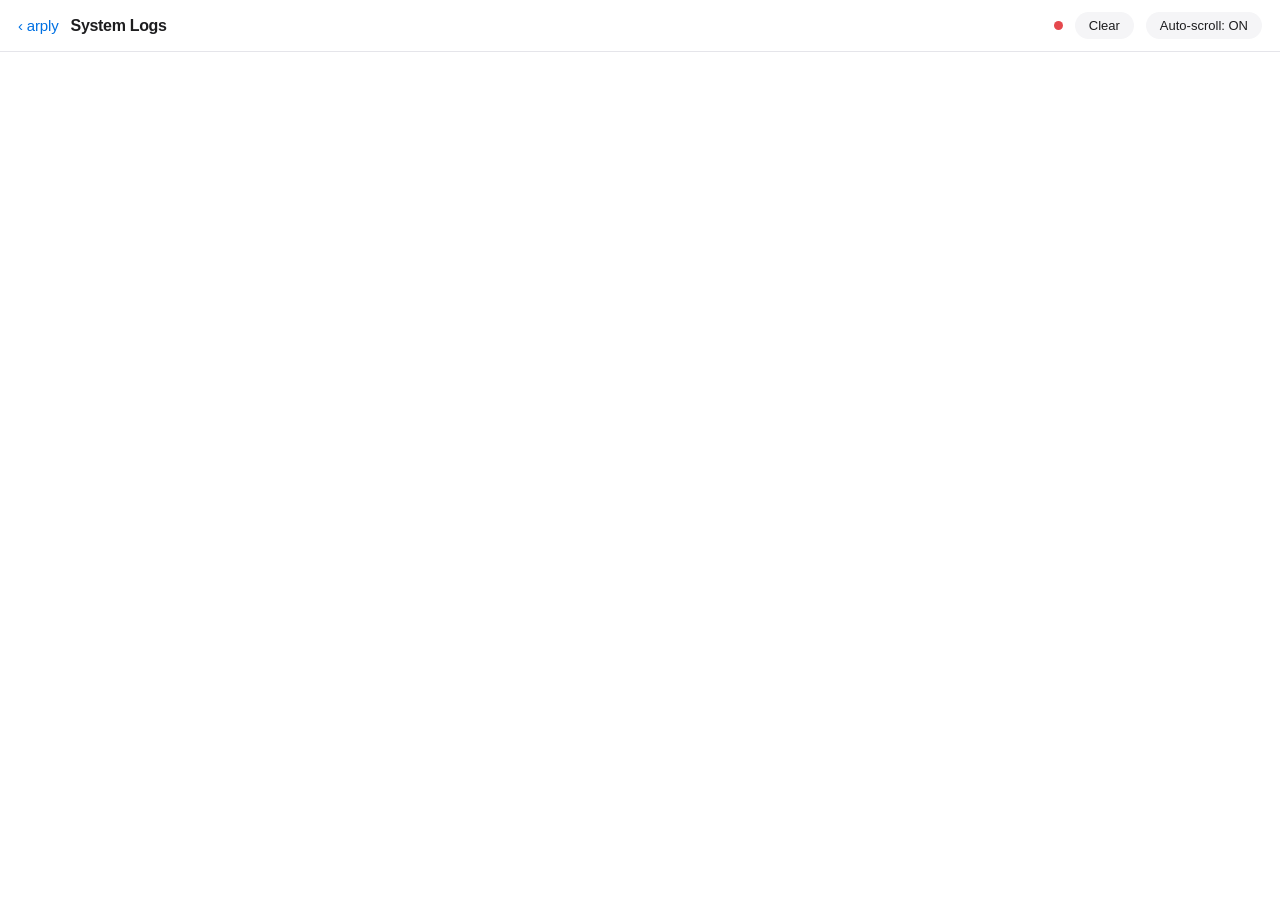
<file: assets/firmware/ota/0.2.1/www/logs.html>
<!DOCTYPE html><html lang='en'><head>
<meta charset='UTF-8'>
<meta name='viewport' content='width=device-width,initial-scale=1,viewport-fit=cover'>
<meta name='theme-color' content='#ffffff'>
<title>Logs — arply</title>
<style>
:root{
  --bg:#fff;--bar:rgba(255,255,255,.82);--ink:#1d1d1f;--ink-2:#6e6e73;--ink-3:#86868b;
  --line:#e5e5ea;--accent:#0071e3;--fill:#f5f5f7;--fill-hi:#e8e8ed;
  --ok:#30a46c;--err:#e5484d;
}
*{box-sizing:border-box;margin:0;padding:0}
html{-webkit-text-size-adjust:100%}
body{
  font-family:-apple-system,BlinkMacSystemFont,'SF Pro Text','Helvetica Neue',Helvetica,Arial,sans-serif;
  background:var(--bg);color:var(--ink);
  height:100vh;display:flex;flex-direction:column;overflow:hidden;
  letter-spacing:-0.01em;-webkit-font-smoothing:antialiased;
}
.toolbar{
  background:var(--bar);backdrop-filter:saturate(180%) blur(20px);
  -webkit-backdrop-filter:saturate(180%) blur(20px);
  padding:12px 18px;padding-top:calc(12px + env(safe-area-inset-top));
  display:flex;align-items:center;gap:12px;
  border-bottom:1px solid var(--line);flex:none;
}
.toolbar h1{font-size:16px;font-weight:600;flex:1;letter-spacing:-0.02em}
.toolbar a{color:var(--accent);text-decoration:none;font-size:15px;flex:none}
.toolbar a:hover{text-decoration:underline}
.dot{width:9px;height:9px;border-radius:50%;background:var(--err);flex:none;transition:background .2s}
.dot.ok{background:var(--ok)}
.btn-sm{
  padding:6px 14px;border:none;border-radius:980px;
  background:var(--fill);color:var(--ink);
  font-size:13px;font-weight:500;font-family:inherit;cursor:pointer;
  flex:none;transition:background .18s;
}
.btn-sm:hover{background:var(--fill-hi)}
#log{
  flex:1;min-height:0;overflow-y:auto;
  padding:14px 18px calc(18px + env(safe-area-inset-bottom));
  font-family:ui-monospace,SFMono-Regular,'SF Mono',Menlo,Consolas,monospace;
  font-size:12px;line-height:1.65;white-space:pre-wrap;word-break:break-all;
  color:var(--ink);
}
/* ANSI palette retuned for a white ground — the original GitHub-dark
   colors (#3fb950, #58a6ff …) fail contrast on white. */
.a30{color:#8e8e93}.a31{color:#d70015}.a32{color:#1d8a4e}.a33{color:#946200}
.a34{color:#0071e3}.a35{color:#8250df}.a36{color:#0e7490}.a37{color:#1d1d1f}
.a90{color:#a1a1a6}.a91{color:#e5484d}.a92{color:#30a46c}.a93{color:#b07d00}
.a94{color:#3b82f6}.a95{color:#a855f7}.a96{color:#0891b2}.a97{color:#000}
</style></head><body>
<div class='toolbar'>
<a href='/'>&lsaquo;&nbsp;arply</a>
<h1>System Logs</h1>
<span id='dot' class='dot'></span>
<button class='btn-sm' onclick='clear_log()'>Clear</button>
<button class='btn-sm' id='scroll-btn' onclick='toggle_scroll()'>Auto-scroll: ON</button>
</div>
<div id='log'><div id='anchor'></div></div>
<script>
var log=document.getElementById('log'),dot=document.getElementById('dot'),anchor=document.getElementById('anchor'),autoScroll=true,maxLines=2000;
function set_auto(v){autoScroll=v;document.getElementById('scroll-btn').textContent='Auto-scroll: '+(v?'ON':'OFF');}
function toggle_scroll(){set_auto(!autoScroll);if(autoScroll)log.scrollTop=log.scrollHeight;}
function at_bottom(){return log.scrollHeight-log.scrollTop-log.clientHeight<40;}
// Auto-scroll must yield to the reader: scrolling up pauses it so new lines
// never yank the view back down; scrolling to the bottom resumes it.
log.addEventListener('scroll',function(){
  if(autoScroll&&!at_bottom())set_auto(false);
  else if(!autoScroll&&at_bottom())set_auto(true);
});
function clear_log(){log.innerHTML='';anchor=document.createElement('div');anchor.id='anchor';log.appendChild(anchor);}
var ansiRe=/\x1b\[([0-9;]*)m/g;
var ansiCls={'30':1,'31':1,'32':1,'33':1,'34':1,'35':1,'36':1,'37':1,'90':1,'91':1,'92':1,'93':1,'94':1,'95':1,'96':1,'97':1};
var letterCls={'E':'a31','W':'a33','I':'a32','D':'a30','V':'a30'};
function colorize(text){
  var frag=document.createDocumentFragment();
  text.split('\n').forEach(function(line){
    if(!line)return;
    var wrap=document.createElement('span');
    var hasAnsi=ansiRe.test(line);
    ansiRe.lastIndex=0;
    if(hasAnsi){
      var last=0,cls=null,m;
      while((m=ansiRe.exec(line))!==null){
        if(m.index>last){
          var s=document.createElement('span');
          if(cls)s.className=cls;
          s.textContent=line.substring(last,m.index);
          wrap.appendChild(s);
        }
        var p=m[1].split(';');cls=null;
        for(var i=0;i<p.length;i++){if(ansiCls[p[i]])cls='a'+p[i];}
        last=ansiRe.lastIndex;
      }
      if(last<line.length){
        var s=document.createElement('span');
        if(cls)s.className=cls;
        s.textContent=line.substring(last);
        wrap.appendChild(s);
      }
    }else{
      var ch=line.charAt(0);
      if(letterCls[ch])wrap.className=letterCls[ch];
      wrap.textContent=line;
    }
    wrap.appendChild(document.createTextNode('\n'));
    frag.appendChild(wrap);
  });
  var follow=autoScroll&&at_bottom();
  log.insertBefore(frag,anchor);
  var trimmed=0;
  while(log.childNodes.length>maxLines+1){
    trimmed+=log.firstChild.offsetHeight||0;
    log.removeChild(log.firstChild);
  }
  if(follow)log.scrollTop=log.scrollHeight;
  else if(trimmed)log.scrollTop=Math.max(0,log.scrollTop-trimmed);
}
function connect(){
  var ws=new WebSocket('ws://'+location.host+'/ws/logs');
  ws.onopen=function(){dot.classList.add('ok');};
  ws.onclose=function(){dot.classList.remove('ok');setTimeout(connect,2000);};
  ws.onmessage=function(e){colorize(e.data);};
}
connect();
</script></body></html>
</file>
<file: css/style.css>
/* ---------------------------------------------------------
   arply — fonts
   Geist / Geist Mono, self-hosted as variable woff2 files.
   Each @font-face below shares the same file on purpose —
   the resource is a variable font, and browsers resolve the
   requested static weight (400/500/600/700) from its "wght"
   axis, so one file covers the whole range.
--------------------------------------------------------- */
@font-face {
  font-family: "Geist";
  font-style: normal;
  font-weight: 400 700;
  font-display: swap;
  src: url("../fonts/geist-var.woff2") format("woff2");
}

@font-face {
  font-family: "Geist Mono";
  font-style: normal;
  font-weight: 500;
  font-display: swap;
  src: url("../fonts/geist-mono-var.woff2") format("woff2");
}

/* ---------------------------------------------------------
   arply — tokens
--------------------------------------------------------- */
:root {
  --ground: #f7f8fb;
  --surface: #ffffff;
  --ink: #14151a;
  --ink-soft: #55586b;
  --ink-faint: #8688a0;
  --accent: #4a54e1;
  --accent-ink: #ffffff;
  --accent-soft: #e7e9fc;
  --line: #e4e5ef;

  --font-sans: "Geist", -apple-system, BlinkMacSystemFont, "Segoe UI", Roboto, Helvetica, Arial, sans-serif;
  --font-mono: "Geist Mono", ui-monospace, "SF Mono", "Cascadia Code", Menlo, Consolas, monospace;

  --measure: 62ch;
  --container: 1120px;
}

/* ---------------------------------------------------------
   Reset & base
--------------------------------------------------------- */
*, *::before, *::after { box-sizing: border-box; }
html {
  -webkit-text-size-adjust: 100%;
  /* Keep anchor targets (#waitlist, #quickstart, #flash) from landing
     underneath the sticky, blurred header. */
  scroll-padding-top: 5.5rem;
}

@media (prefers-reduced-motion: no-preference) {
  html { scroll-behavior: smooth; }
}

body {
  margin: 0;
  background: var(--ground);
  color: var(--ink);
  font-family: var(--font-sans);
  font-size: 1.0625rem;
  line-height: 1.6;
  -webkit-font-smoothing: antialiased;
  text-rendering: optimizeLegibility;
}

img, canvas, svg { display: block; max-width: 100%; }

a { color: inherit; }

code {
  font-family: var(--font-mono);
  font-size: 0.9em;
  background: var(--surface);
  border: 1px solid var(--line);
  padding: 0.15em 0.4em;
  border-radius: 4px;
}

.sr-only {
  position: absolute;
  width: 1px; height: 1px;
  padding: 0; margin: -1px;
  overflow: hidden;
  clip: rect(0, 0, 0, 0);
  white-space: nowrap;
  border: 0;
}

:focus-visible {
  outline: 2px solid var(--accent);
  outline-offset: 3px;
  border-radius: 4px;
}

.wrap {
  width: 100%;
  max-width: var(--container);
  margin-inline: auto;
  padding-inline: 1.5rem;
}

@media (min-width: 720px) {
  .wrap { padding-inline: 2.5rem; }
}

.text-balance { text-wrap: balance; }

/* ---------------------------------------------------------
   Type
--------------------------------------------------------- */
.eyebrow {
  font-family: var(--font-mono);
  font-size: 0.75rem;
  font-weight: 500;
  letter-spacing: 0.14em;
  text-transform: uppercase;
  color: var(--accent);
  margin: 0 0 0.9rem;
}

.hero-title {
  font-size: clamp(2.75rem, 6vw + 1rem, 5.25rem);
  font-weight: 600;
  letter-spacing: -0.03em;
  line-height: 1.04;
  margin: 0 0 1.25rem;
}

.hero-sub {
  font-size: clamp(1.05rem, 1.4vw + 0.7rem, 1.3rem);
  color: var(--ink-soft);
  max-width: 42ch;
  margin: 0 0 2.25rem;
}

.section-title {
  font-size: clamp(1.75rem, 2.4vw + 1rem, 2.5rem);
  font-weight: 600;
  letter-spacing: -0.02em;
  line-height: 1.15;
  margin: 0 0 1rem;
}

.section-text {
  color: var(--ink-soft);
  max-width: var(--measure);
  margin: 0;
}

/* ---------------------------------------------------------
   Header
--------------------------------------------------------- */
.site-header {
  position: sticky;
  top: 0;
  z-index: 20;
  background: color-mix(in srgb, var(--ground) 82%, transparent);
  backdrop-filter: saturate(160%) blur(14px);
  -webkit-backdrop-filter: saturate(160%) blur(14px);
  border-bottom: 1px solid var(--line);
}

.header-inner {
  display: flex;
  align-items: center;
  justify-content: space-between;
  padding-block: 1rem;
}

.wordmark {
  display: inline-flex;
  align-items: center;
  gap: 0.5rem;
  font-weight: 600;
  font-size: 1.05rem;
  letter-spacing: -0.01em;
  text-decoration: none;
  color: var(--ink);
}

.wordmark-logo { height: 20px; width: auto; display: block; }

.wordmark.small .wordmark-logo { height: 16px; }

.header-actions {
  display: flex;
  align-items: center;
  gap: 1.5rem;
}

.site-nav {
  display: flex;
  align-items: center;
  gap: 1.25rem;
}

.site-nav a {
  font-size: 0.9rem;
  color: var(--ink-soft);
  text-decoration: none;
}

.site-nav a:hover,
.site-nav a[aria-current="page"] { color: var(--ink); }

.nav-toggle {
  display: none;
  align-items: center;
  justify-content: center;
  flex-direction: column;
  gap: 5px;
  width: 40px;
  height: 40px;
  padding: 0;
  border: none;
  background: none;
  cursor: pointer;
}

.nav-toggle span {
  display: block;
  width: 20px;
  height: 2px;
  border-radius: 1px;
  background: var(--ink);
  transition: transform 0.2s ease, opacity 0.2s ease;
}

.nav-toggle[aria-expanded="true"] span:nth-child(1) { transform: translateY(7px) rotate(45deg); }
.nav-toggle[aria-expanded="true"] span:nth-child(2) { opacity: 0; }
.nav-toggle[aria-expanded="true"] span:nth-child(3) { transform: translateY(-7px) rotate(-45deg); }

@media (max-width: 640px) {
  .nav-toggle { display: inline-flex; }

  .site-nav {
    display: none;
    position: absolute;
    top: 100%;
    left: 0;
    right: 0;
    flex-direction: column;
    align-items: stretch;
    gap: 0;
    padding: 0.5rem 1.5rem 1rem;
    background: var(--surface);
    border-bottom: 1px solid var(--line);
    box-shadow: 0 12px 24px -12px rgb(0 0 0 / 12%);
  }

  .site-nav.is-open { display: flex; }

  .site-nav a {
    padding: 0.75rem 0;
    border-bottom: 1px solid var(--line);
  }

  .site-nav a:last-child { border-bottom: none; }
}

/* ---------------------------------------------------------
   Buttons & form
--------------------------------------------------------- */
.btn {
  display: inline-flex;
  align-items: center;
  justify-content: center;
  font-family: var(--font-sans);
  font-size: 0.95rem;
  font-weight: 500;
  padding: 0.7rem 1.35rem;
  border-radius: 999px;
  border: 1px solid transparent;
  cursor: pointer;
  text-decoration: none;
  transition: transform 0.15s ease, background-color 0.15s ease, border-color 0.15s ease;
  white-space: nowrap;
}

.btn:active { transform: scale(0.97); }

.btn-primary {
  background: var(--accent);
  color: var(--accent-ink);
}

.btn-primary:hover { background: color-mix(in srgb, var(--accent) 88%, black 6%); }

.btn-ghost {
  background: transparent;
  border-color: var(--line);
  color: var(--ink);
  font-size: 0.9rem;
  padding: 0.55rem 1.15rem;
}

.btn-ghost:hover { border-color: var(--ink-faint); }

.btn.is-disabled {
  opacity: 0.55;
  cursor: default;
  pointer-events: none;
}

.waitlist-form {
  display: flex;
  flex-wrap: wrap;
  gap: 0.6rem;
  max-width: 26rem;
}

.waitlist-form input[type="email"] {
  flex: 1;
  min-width: 12rem;
  font-family: var(--font-sans);
  font-size: 1rem;
  padding: 0.75rem 1rem;
  border-radius: 999px;
  border: 1px solid var(--line);
  background: var(--surface);
  color: var(--ink);
}

.waitlist-form input[type="email"]::placeholder { color: var(--ink-faint); }

/* Live feedback as soon as the browser considers the field "user-invalid"
   (after blur or a submit attempt) — no need to wait for a full submit. */
.waitlist-form input[type="email"]:user-invalid,
.waitlist-form input[type="email"][aria-invalid="true"] {
  border-color: #d24545;
}

.waitlist-form input[type="email"]:user-valid {
  border-color: var(--accent);
}

.waitlist-form.is-success input,
.waitlist-form.is-success button { display: none; }

.form-note {
  font-size: 0.85rem;
  color: var(--ink-faint);
  margin: 0.75rem 0 0;
}

.form-note[data-state="success"] { color: var(--accent); }
.form-note[data-state="error"] { color: #d24545; }

/* ---------------------------------------------------------
   Hero
--------------------------------------------------------- */
.hero {
  padding-top: clamp(3.5rem, 7vw, 6.5rem);
  padding-bottom: 1rem;
  text-align: center;
  display: flex;
  flex-direction: column;
  align-items: center;
}

.hero .waitlist-form { justify-content: center; }
.hero .hero-sub { margin-inline: auto; }
.hero .eyebrow { text-align: center; }

.badge-row {
  display: flex;
  flex-wrap: wrap;
  justify-content: center;
  gap: 0.6rem;
  list-style: none;
  margin: 0 0 2rem;
  padding: 0;
}

.badge {
  font-family: var(--font-mono);
  font-size: 0.75rem;
  font-weight: 500;
  letter-spacing: 0.02em;
  color: var(--ink-soft);
  background: var(--surface);
  border: 1px solid var(--line);
  border-radius: 999px;
  padding: 0.4rem 0.9rem;
}

.hero-visual {
  width: 100%;
  max-width: 720px;
  margin-top: clamp(2.5rem, 6vw, 4rem);
}

#broadcast {
  width: 100%;
  height: auto;
  aspect-ratio: 960 / 360;
}

/* ---------------------------------------------------------
   Sections
--------------------------------------------------------- */
.section {
  padding-block: clamp(3.5rem, 7vw, 6rem);
  border-top: 1px solid var(--line);
}

[data-reveal] {
  opacity: 0;
  transform: translateY(14px);
  transition: opacity 0.6s ease, transform 0.6s ease;
}

[data-reveal].is-visible {
  opacity: 1;
  transform: none;
}

.grid-asym {
  display: grid;
  gap: 3rem;
  grid-template-columns: 1fr;
}

@media (min-width: 900px) {
  .grid-asym {
    grid-template-columns: minmax(0, 5fr) minmax(0, 7fr);
    align-items: start;
    gap: 4rem;
  }
}

/* ---------------------------------------------------------
   Flow diagram
--------------------------------------------------------- */
.flow-diagram {
  display: flex;
  flex-direction: column;
  gap: 0;
}

@media (min-width: 700px) {
  .flow-diagram {
    flex-direction: row;
    align-items: stretch;
  }
}

.flow-node {
  flex: 1;
  padding: 1.5rem 0;
  border-top: 1px solid var(--line);
}

@media (min-width: 700px) {
  .flow-node {
    border-top: none;
    padding: 0 1.25rem;
  }
  .flow-node:first-child { padding-left: 0; }
  .flow-node:last-child { padding-right: 0; }
}

.flow-index {
  display: block;
  font-family: var(--font-mono);
  font-size: 0.7rem;
  letter-spacing: 0.12em;
  text-transform: uppercase;
  color: var(--ink-faint);
  margin-bottom: 0.6rem;
}

.flow-node h3 {
  font-size: 1.05rem;
  font-weight: 600;
  letter-spacing: -0.01em;
  margin: 0 0 0.4rem;
}

.flow-node p {
  font-size: 0.92rem;
  color: var(--ink-soft);
  margin: 0;
}

.flow-connector {
  display: none;
}

@media (min-width: 700px) {
  .flow-connector {
    display: block;
    align-self: center;
    width: 2.5rem;
    height: 1px;
    margin-top: -1.6rem;
    background-image: linear-gradient(to right, var(--ink-faint) 50%, transparent 0);
    background-size: 8px 1px;
    background-repeat: repeat-x;
    flex-shrink: 0;
  }
}

/* ---------------------------------------------------------
   Trust row
--------------------------------------------------------- */
.trust-row {
  display: grid;
  gap: 2.5rem;
  grid-template-columns: 1fr;
  margin-top: 0.5rem;
}

@media (min-width: 700px) {
  .trust-row {
    grid-template-columns: repeat(3, 1fr);
    gap: 3rem;
  }
}

.trust-item h3 {
  font-size: 1.05rem;
  font-weight: 600;
  letter-spacing: -0.01em;
  margin: 0 0 0.5rem;
}

.trust-item p {
  font-size: 0.95rem;
  color: var(--ink-soft);
  margin: 0 0 0.6rem;
  max-width: 34ch;
}

.trust-link {
  display: inline-block;
  font-size: 0.88rem;
  font-weight: 500;
  color: var(--accent);
  text-decoration: none;
}

.trust-link:hover { text-decoration: underline; }

/* ---------------------------------------------------------
   Closing CTA
--------------------------------------------------------- */
.closing-inner {
  text-align: center;
  display: flex;
  flex-direction: column;
  align-items: center;
}

.closing-section .section-text { margin-inline: auto; margin-bottom: 2rem; }
.closing-section .waitlist-form { justify-content: center; }

/* ---------------------------------------------------------
   Footer
--------------------------------------------------------- */
.site-footer {
  border-top: 1px solid var(--line);
  padding-block: 2.5rem;
}

.footer-inner {
  display: flex;
  flex-direction: column;
  align-items: center;
  gap: 0.75rem;
  text-align: center;
}

.footer-brand {
  display: flex;
  align-items: baseline;
  justify-content: center;
  gap: 0.75rem;
  flex-wrap: wrap;
}

.footer-tagline {
  font-size: 0.9rem;
  color: var(--ink-soft);
  margin: 0;
}

.footer-nav {
  display: flex;
  flex-wrap: wrap;
  justify-content: center;
  gap: 1.25rem;
}

.footer-nav a {
  font-size: 0.85rem;
  color: var(--ink-soft);
  text-decoration: none;
}

.footer-nav a:hover { color: var(--ink); }

.footer-disclaimer {
  font-size: 0.8rem;
  color: var(--ink-faint);
  max-width: 62ch;
  margin: 0.5rem 0 0;
  line-height: 1.6;
}

.footer-copy {
  font-size: 0.8rem;
  color: var(--ink-faint);
  margin: 0.75rem 0 0;
}

.footer-copy a {
  color: var(--ink-faint);
  text-decoration: underline;
}

.footer-copy a:hover { color: var(--ink); }

/* ---------------------------------------------------------
   Hardware page — file cards & preorder
--------------------------------------------------------- */
.hardware-hero { text-align: center; }

.file-row {
  display: grid;
  gap: 1.5rem;
  grid-template-columns: 1fr;
  margin-top: 2rem;
}

@media (min-width: 700px) {
  .file-row { grid-template-columns: repeat(2, 1fr); }
}

.file-card {
  padding: 1.75rem;
  background: var(--surface);
  border: 1px solid var(--line);
  border-radius: 16px;
}

.file-card h3 {
  font-size: 1.05rem;
  font-weight: 600;
  letter-spacing: -0.01em;
  margin: 0 0 0.4rem;
}

.file-card p {
  font-size: 0.92rem;
  color: var(--ink-soft);
  margin: 0 0 1.25rem;
}

/* A file-card that reveals a photo on hover/focus instead of showing it
   permanently — the photo fills the card in place of its plain surface. */
.file-card--photo {
  position: relative;
  overflow: hidden;
}

.file-card-photo {
  position: absolute;
  inset: 0;
  width: 100%;
  height: 100%;
  object-fit: cover;
  opacity: 0;
  transition: opacity 0.25s ease;
}

.file-card-scrim {
  position: absolute;
  inset: 0;
  background: color-mix(in srgb, var(--surface) 62%, transparent);
  opacity: 0;
  transition: opacity 0.25s ease;
}

.file-card--photo:hover .file-card-photo,
.file-card--photo:focus-within .file-card-photo,
.file-card--photo:hover .file-card-scrim,
.file-card--photo:focus-within .file-card-scrim {
  opacity: 1;
}

.file-card-body {
  position: relative;
  z-index: 1;
}

.preorder-card {
  display: flex;
  flex-direction: column;
  align-items: flex-start;
  gap: 1rem;
  margin-top: 2rem;
  padding: 2rem;
  max-width: 26rem;
  background: var(--surface);
  border: 1px solid var(--line);
  border-radius: 16px;
}

.preorder-price {
  display: flex;
  align-items: baseline;
  gap: 0.6rem;
}

.preorder-amount {
  font-size: 2.5rem;
  font-weight: 600;
  letter-spacing: -0.02em;
  color: var(--ink);
}

.preorder-label {
  font-size: 0.9rem;
  color: var(--ink-soft);
}

.preorder-card .form-note { margin: 0; }

.flasher-card esp-web-install-button {
  display: inline-block;
}

.flasher-card [slot="unsupported"],
.flasher-card [slot="not-allowed"] {
  display: block;
  max-width: 34ch;
  font-size: 0.85rem;
  color: var(--ink-faint);
}

/* ---------------------------------------------------------
   Hardware page — hero product photo
--------------------------------------------------------- */
.hardware-hero-visual {
  max-width: 640px;
}

.hardware-hero-visual img {
  width: 100%;
  height: auto;
}

/* Full-width photo banner behind the eyebrow, title, and subtext.
   background-attachment:fixed (desktop only, below) gives a porthole
   parallax effect as the page scrolls; on mobile that property is
   unreliable (can render blank instead of falling back), so mobile
   just gets the plain, non-parallax image. */
.hero-title-banner {
  position: relative;
  isolation: isolate;
  display: block;
  width: 100%;
  padding: clamp(2.5rem, 6vw, 4rem) 2rem;
  border-radius: 24px;
}

.hero-title-banner::before {
  content: "";
  position: absolute;
  inset: 0;
  z-index: -1;
  border-radius: inherit;
  background-image:
    linear-gradient(color-mix(in srgb, var(--ground) 82%, transparent), color-mix(in srgb, var(--ground) 82%, transparent)),
    url("../assets/hardware/op1-example.jpg");
  background-size: cover, cover;
  background-position: center, center 35%;
  background-repeat: no-repeat, no-repeat;
}

@media (min-width: 768px) {
  .hero-title-banner::before {
    background-attachment: fixed, fixed;
  }
}

.hero-title-banner .eyebrow,
.hero-title-banner .hero-title { margin-bottom: 1.25rem; }

.hero-title-banner .hero-sub { margin-bottom: 0; }

/* ---------------------------------------------------------
   Section photo — a supporting photo with a small caption,
   used to break up text-heavy sections (housing prototype,
   measurement rig, etc).
--------------------------------------------------------- */
.section-photo {
  margin: 2rem 0 0;
  max-width: 26rem;
}

.section-photo img {
  width: 100%;
  height: auto;
  border-radius: 16px;
  display: block;
}

.section-photo figcaption {
  margin-top: 0.75rem;
  font-size: 0.85rem;
  color: var(--ink-faint);
}

/* ---------------------------------------------------------
   Pinout diagram
--------------------------------------------------------- */
/* Breakout at every width, but capped — up to ~1440px it hugs the true
   window edge like the reference layout; past that it locks to a fixed
   "virtual edge" (--pinout-stage) so the boards stay a constant distance
   from center instead of drifting apart on ultrawide screens. Too narrow
   to fit both boards side by side? They stack, but each row still hugs
   its own edge with its pin labels attached right next to it, never
   centered/floating. */
.pinout-diagram {
  --pinout-h: clamp(15rem, 40vw, 26rem);
  --pinout-stage: 72rem;
  position: relative;
  display: flex;
  flex-direction: column;
  align-items: stretch;
  gap: 2.5rem;
  margin-top: 2.5rem;
  width: min(100vw, var(--pinout-stage));
  margin-inline: auto;
}

@media (min-width: 860px) {
  .pinout-diagram { flex-direction: row; justify-content: space-between; align-items: center; gap: 2rem; }
}

.pinout-board {
  display: flex;
  align-items: center;
  gap: 1.1rem;
}

.pinout-board--left { justify-content: flex-start; }
.pinout-board--right { justify-content: flex-end; }

@media (min-width: 860px) {
  .pinout-board { flex-shrink: 0; }
}

.pinout-img-wrap {
  flex-shrink: 0;
  height: var(--pinout-h);
}

.pinout-img-wrap img {
  height: 100%;
  width: auto;
  display: block;
}

/* Fade the board's outer edge (the one nearest the stage edge) into the
   page instead of letting the cutout silhouette end on a hard line. */
.pinout-board--left .pinout-img-wrap img {
  mask-image: linear-gradient(to right, transparent 0%, black 14%);
  -webkit-mask-image: linear-gradient(to right, transparent 0%, black 14%);
}

.pinout-board--right .pinout-img-wrap img {
  mask-image: linear-gradient(to left, transparent 0%, black 14%);
  -webkit-mask-image: linear-gradient(to left, transparent 0%, black 14%);
}

.pin-col {
  list-style: none;
  margin: 0;
  padding: 0;
  position: relative;
  height: var(--pinout-h);
  width: 8rem;
  flex-shrink: 0;
}

.pin-col li {
  position: absolute;
  left: 0;
  transform: translateY(-50%);
  font-family: var(--font-mono);
  font-size: 0.82rem;
  color: var(--ink-soft);
  white-space: nowrap;
  padding: 0.2rem 0.3rem;
  margin: -0.2rem -0.3rem;
  border-radius: 6px;
  cursor: default;
  transition: background-color 0.15s ease, color 0.15s ease;
}

.pin-col li:hover,
.pin-col li:focus-visible {
  background: var(--accent-soft);
  color: var(--ink);
  outline: none;
}

.pin-col--right li { left: auto; right: 0; text-align: right; }

.pin-col .pin-signal {
  color: var(--accent);
  font-weight: 600;
}

.pin-col--left .pin-signal { margin-left: 0.5em; }
.pin-col--right .pin-signal { margin-right: 0.5em; }

/* Shared info box — sits in the open space between the two boards and
   fills in with whichever pin is currently hovered/focused. */
.pinout-tooltip {
  position: absolute;
  top: 50%;
  left: 50%;
  transform: translate(-50%, -50%) translateY(6px);
  width: max-content;
  max-width: min(20rem, 80vw);
  padding: 0.9rem 1.1rem;
  background: var(--surface);
  border: 1px solid var(--line);
  border-radius: 12px;
  box-shadow: 0 16px 34px -16px rgb(20 21 26 / 0.28);
  font-size: 0.85rem;
  color: var(--ink-soft);
  line-height: 1.5;
  text-align: left;
  opacity: 0;
  pointer-events: none;
  transition: opacity 0.15s ease, transform 0.15s ease;
  z-index: 5;
}

.pinout-tooltip.is-visible {
  opacity: 1;
  transform: translate(-50%, -50%) translateY(0);
}

.pinout-tooltip strong {
  display: block;
  margin-bottom: 0.3rem;
  font-family: var(--font-mono);
  font-size: 0.78rem;
  letter-spacing: 0.02em;
  color: var(--accent);
}

@media (prefers-reduced-motion: reduce) {
  .pinout-tooltip { transition: opacity 0.01ms; }
}

/* ---------------------------------------------------------
   Notice banner (used on hardware.html)
--------------------------------------------------------- */
.notice-banner {
  display: flex;
  gap: 0.9rem;
  align-items: flex-start;
  margin: clamp(1.5rem, 4vw, 2.5rem) auto 0;
  padding: 1.1rem 1.4rem;
  background: color-mix(in srgb, #d97a06 9%, var(--surface));
  border: 1px solid color-mix(in srgb, #d97a06 32%, var(--line));
  border-radius: 12px;
}

.notice-icon {
  flex-shrink: 0;
  font-size: 1.1rem;
  line-height: 1.5;
}

.notice-banner p {
  margin: 0;
  font-size: 0.92rem;
  color: var(--ink-soft);
}

.notice-banner strong { color: var(--ink); }

.notice-banner a {
  color: var(--accent);
  text-decoration: underline;
}

/* ---------------------------------------------------------
   Legal pages (impressum, preorder-terms)
--------------------------------------------------------- */
.legal-hero { text-align: center; }

.legal-content { max-width: 72ch; }

.legal-content h2 {
  font-size: 1.4rem;
  font-weight: 600;
  letter-spacing: -0.01em;
  margin: 3rem 0 0.9rem;
}

.legal-content h2:first-child { margin-top: 0; }

.legal-content h3 {
  font-size: 1.05rem;
  font-weight: 600;
  letter-spacing: -0.01em;
  margin: 1.75rem 0 0.6rem;
}

.legal-content p,
.legal-content li {
  font-size: 0.96rem;
  color: var(--ink-soft);
  line-height: 1.7;
}

.legal-content ul,
.legal-content ol {
  padding-left: 1.25rem;
  margin: 0 0 1rem;
}

.legal-content dl { margin: 0.5rem 0 0; }

.legal-content dt {
  font-weight: 600;
  color: var(--ink);
  font-size: 0.9rem;
  margin-top: 1rem;
}

.legal-content dt:first-child { margin-top: 0; }

.legal-content dd {
  margin: 0.2rem 0 0;
  color: var(--ink-soft);
}

.legal-content .lang-label {
  font-family: var(--font-mono);
  font-size: 0.72rem;
  font-weight: 500;
  letter-spacing: 0.12em;
  text-transform: uppercase;
  color: var(--accent);
  margin: 0 0 0.6rem;
}

.legal-content hr {
  border: none;
  border-top: 1px solid var(--line);
  margin: 3rem 0;
}

.legal-content .callout {
  padding: 1.1rem 1.35rem;
  background: var(--surface);
  border: 1px solid var(--line);
  border-radius: 12px;
  font-size: 0.9rem;
  color: var(--ink-soft);
  line-height: 1.65;
}

.legal-content .callout a { color: var(--accent); }

.legal-content .statute-block {
  padding: 1.25rem 1.5rem;
  background: var(--surface);
  border: 1px solid var(--line);
  border-radius: 12px;
  margin: 0 0 1.25rem;
}

.legal-content .statute-block p:last-child { margin-bottom: 0; }

.legal-content .placeholder {
  display: inline-block;
  background: var(--accent-soft);
  color: var(--accent);
  padding: 0.05em 0.4em;
  border-radius: 4px;
  font-family: var(--font-mono);
  font-size: 0.85em;
}

/* ---------------------------------------------------------
   Quickstart steps
--------------------------------------------------------- */
.steps-list {
  list-style: none;
  margin: 2rem 0 0;
  padding: 0;
  display: flex;
  flex-direction: column;
  gap: 1.5rem;
}

.step {
  display: flex;
  gap: 1.25rem;
  padding-top: 1.5rem;
  border-top: 1px solid var(--line);
}

.step:first-child {
  padding-top: 0;
  border-top: none;
}

.step-number {
  flex-shrink: 0;
  display: flex;
  align-items: center;
  justify-content: center;
  width: 2rem;
  height: 2rem;
  border-radius: 999px;
  background: var(--accent-soft);
  color: var(--accent);
  font-family: var(--font-mono);
  font-size: 0.85rem;
  font-weight: 600;
}

.step-body h3 {
  font-size: 1.05rem;
  font-weight: 600;
  letter-spacing: -0.01em;
  margin: 0 0 0.35rem;
}

.step-body p {
  font-size: 0.95rem;
  color: var(--ink-soft);
  margin: 0;
  max-width: 52ch;
}

/* ---------------------------------------------------------
   Cross-document view transitions
   Progressive enhancement — unsupported browsers just get an
   instant navigation, same as before.
--------------------------------------------------------- */
@media (prefers-reduced-motion: no-preference) {
  @view-transition {
    navigation: auto;
  }
}

/* ---------------------------------------------------------
   Reduced motion
--------------------------------------------------------- */
@media (prefers-reduced-motion: reduce) {
  * { animation-duration: 0.01ms !important; animation-iteration-count: 1 !important; transition-duration: 0.01ms !important; }
  [data-reveal] { opacity: 1; transform: none; }
}
</file>
